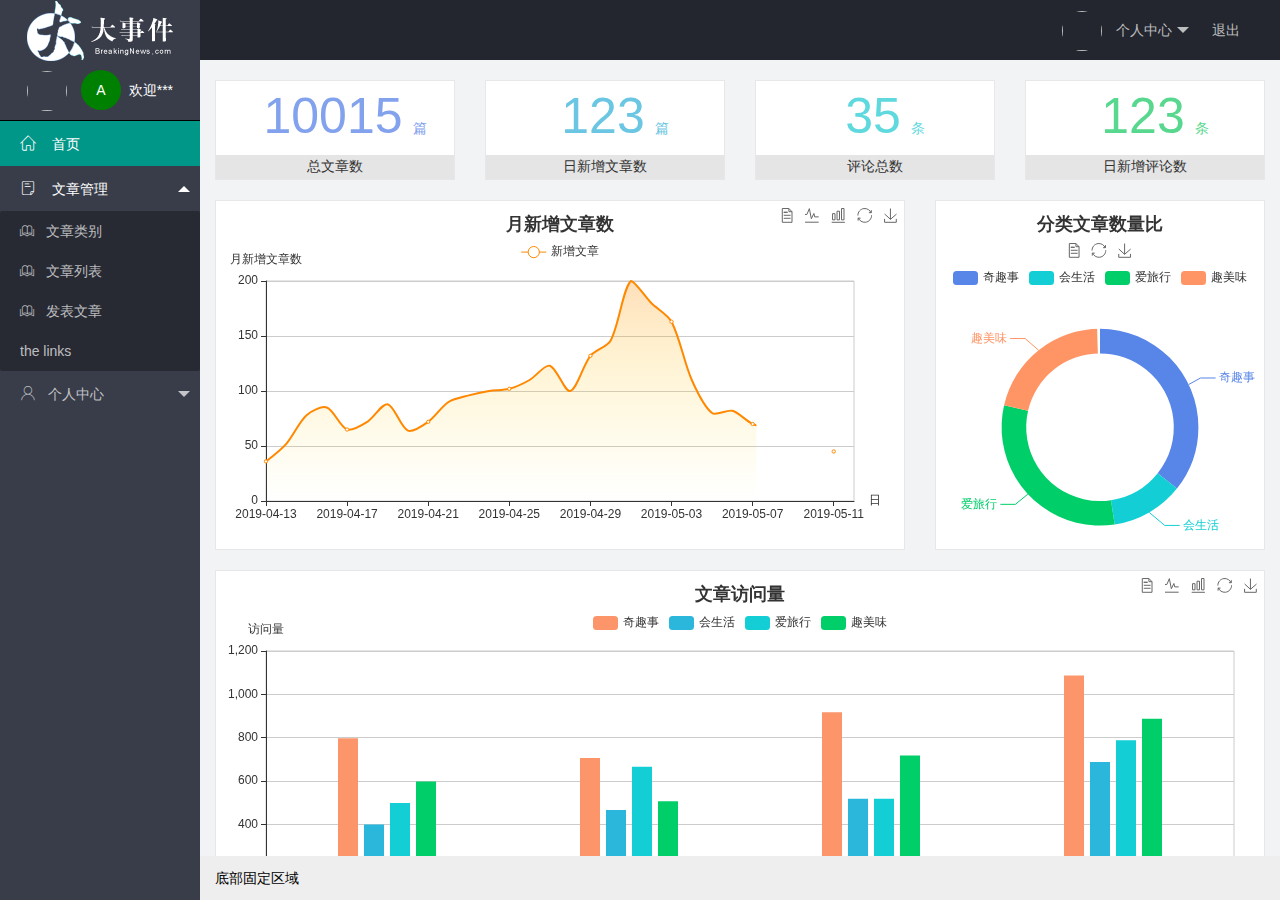
<file: index.html>
<!DOCTYPE html>
<html>

<head>
  <meta charset="utf-8">
  <meta name="viewport" content="width=device-width, initial-scale=1, maximum-scale=1">
  <title>layout 管理系统 </title>
  <!-- <meta http-equiv="Content-Security-Policy" content="upgrade-insecure-requests"> -->
  <link rel="stylesheet" href="./assets/lib/layui/css/layui.css">
  <link rel="stylesheet" href="./assets/fonts/iconfont.css">
  <link rel="stylesheet" href="./assets/css/index.css">
  <script src="./assets/js/jquery.min.js"></script>
  <script src="./assets/js/index.js"></script>
  <script src="./assets/js/baseAPI.js"></script>
</head>

<body>
  
  <div class="layui-layout layui-layout-admin">
    <div class="layui-header">
      <div class="layui-logo layui-hide-xs layui-bg-black"><img src="./assets/images/logo.png" alt=""></div>
      <!-- 头部区域（可配合layui 已有的水平导航） -->
      <ul class="layui-nav layui-layout-left">
        <!-- 移动端显示 -->
        <li class="layui-nav-item layui-show-xs-inline-block layui-hide-sm" lay-header-event="menuLeft">
          <i class="layui-icon layui-icon-spread-left"></i>
        </li>
      </ul>
      <ul class="layui-nav layui-layout-right">
        <li class="layui-nav-item layui-hide layui-show-md-inline-block">
          <a href="javascript:;">
            <img  class="layui-nav-img">
            个人中心
          </a>

          <dl class="layui-nav-child">
            <dd><a href="./user/change_avatar.html" target="fm">更换头像</a></dd>
            <dd><a href="./user/user_info.html" target="fm">用户资料</a></dd>
            <dd><a href="./user/change_pwd.html" target="fm">修改密码</a></dd>
          </dl>
        </li>
        <li class="layui-nav-item" lay-header-event="menuRight" lay-unselect>
          <a href="javascript:;" id="exit">
            退出
          </a>
        </li>
      </ul>
    </div>

    <div class="layui-side layui-bg-black">
      <div class="layui-side-scroll">
        <!-- 左侧导航区域（可配合layui已有的垂直导航） -->
        <ul class="layui-nav layui-nav-tree">
          <!-- 用户信息 -->
          
            <div class="user_info">
              <a href="javascript:;">
                <img  class="layui-nav-img">
                <span class="text_avatar">A</span>
                <span id="welcome">欢迎***</span>
              </a>
            </div>
          
          <!-- 点击跳转到另外的界面 target是fm -->
          <li class="layui-nav-item layui-this">
            <a href="./home/dashboard.html" target="fm" id="alink">
              <span class="iconfont icon-home">
              </span>&nbsp;&nbsp;&nbsp;首页</a>
          </li>

          <li class="layui-nav-item layui-nav-itemed">
            <a class="" href="javascript:;">
              <span class="iconfont icon-16">
              </span>&nbsp;&nbsp;&nbsp;文章管理
            </a>
            <dl class="layui-nav-child">
              <dd><a href="./article/art_cate.html" target="fm"><i class="layui-icon layui-icon-read"></i>&nbsp;&nbsp;&nbsp;文章类别</a></dd>
              <dd><a href="./article/art_list.html" target="fm"><i class="layui-icon layui-icon-read"></i>&nbsp;&nbsp;&nbsp;文章列表</a></dd>
              <dd><a href="./article/art_pub.html"  target="fm"><i class="layui-icon layui-icon-read"></i>&nbsp;&nbsp;&nbsp;发表文章</a></dd>
              <dd><a href="">the links</a></dd>
            </dl>
          </li>

          <li class="layui-nav-item">
            <a href="javascript:;"><span class="iconfont icon-user"></span>&nbsp;&nbsp;&nbsp;个人中心</a>
            <dl class="layui-nav-child">
              <dd><a href="./user/user_info.html" target="fm"><i class="layui-icon layui-icon-app"></i>&nbsp;&nbsp;&nbsp;基本资料</a></dd>
              <dd><a href="./user/change_avatar.html" target="fm"><i class="layui-icon layui-icon-app"></i>&nbsp;&nbsp;&nbsp;更换头像</a></dd>
              <dd><a href="./user/change_pwd.html" target="fm"><i class="layui-icon layui-icon-app"></i>&nbsp;&nbsp;&nbsp;重置密码</a></dd>
            </dl>
          </li>
        </ul>
      </div>
    </div>

    <div class="layui-body">
      <!-- 内容主体区域 -->
      <iframe src="" frameborder="0" name="fm"></iframe>
    </div>

    <div class="layui-footer">
      <!-- 底部固定区域 -->
      底部固定区域
    </div>
  </div>
  <script>$('#alink')[0].click()</script>
  <script src="./assets/lib/layui/layui.all.js"></script>


</body>

</html>
</file>
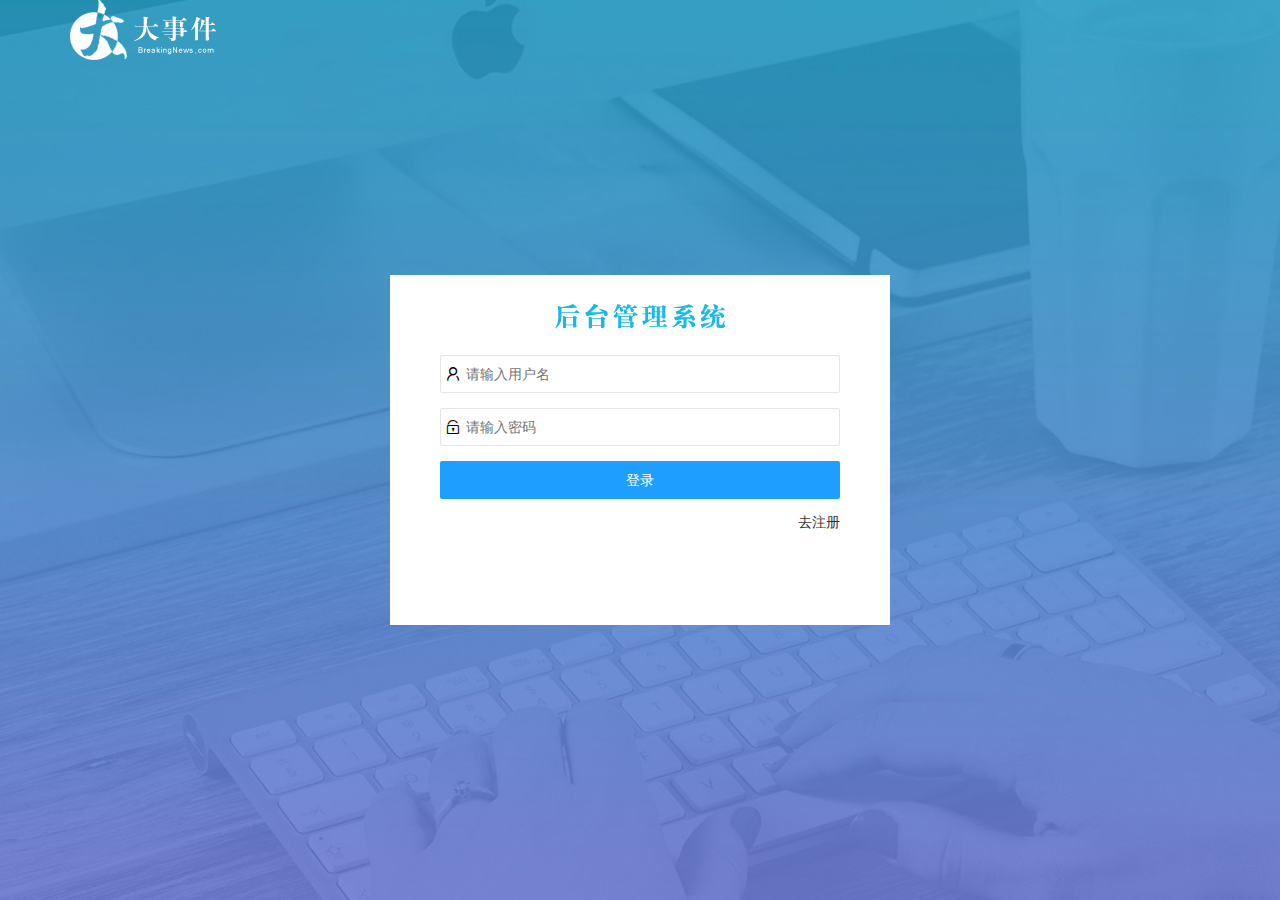
<file: login.html>
<!DOCTYPE html>
<html lang="en">

<head>
    <meta charset="UTF-8">
    <meta http-equiv="X-UA-Compatible" content="IE=edge">
    <meta name="viewport" content="width=device-width, initial-scale=1.0">
    <title>大事件——登录</title>
    <link rel="stylesheet" href="./assets/css/login.css">
    <link rel="stylesheet" href="./assets/lib/layui/css/layui.css">
</head>

<body>
    <!-- 头部logo区域 -->
    <div class="layui-main"><img src="./assets/images/logo.png" alt=""></div>

    <!-- 登录注册区域 -->
    <div class="log_reg">
        <div class="title"><img src="./assets/images/login_title.png" alt=""></div>



        <!-- 登录 -->
        <div class="login">
            <form class="layui-form" action="" id="form_login">

                <!-- 用户名 -->
                <div class="layui-form-item">
                    <i class="layui-icon layui-icon-username"></i>  
                    <input type="text" name="user_name" required lay-verify="required|username" placeholder="请输入用户名"
                        autocomplete="off" class="layui-input">
                </div>

                <!-- 密码 -->
                <div class="layui-form-item">
                    <i class="layui-icon layui-icon-password"></i> 
                    <input type="password" name="user_pwd" required lay-verify="required|pass" placeholder="请输入密码"
                        autocomplete="off" class="layui-input">
                </div>

                <!-- 登录按钮 -->
                <div class="layui-form-item ">
                    <button class="layui-btn layui-btn-fluid layui-btn-normal" lay-submit>登录</button>
                </div>
                <div class="layui-form-item links"> 
                    <a href="javascript:;" id="link_login">去注册</a>
                </div>
            </form>
           
        </div>
        <!-- 注册 -->
        <div class="reg">
            <form class="layui-form" action="" id="form_reg">

                <!-- 用户名 -->
                <div class="layui-form-item">
                    <i class="layui-icon layui-icon-username"></i>  
                    <input type="text" name="user_name" required lay-verify="required|username" placeholder="请输入用户名"
                        autocomplete="off" class="layui-input">
                </div>

                <!-- 密码 -->
                <div class="layui-form-item">
                    <i class="layui-icon layui-icon-password"></i> 
                    <input type="password" name="user_pwd" required lay-verify="required|pass" placeholder="请输入密码"
                        autocomplete="off" class="layui-input">
                </div>
                <!-- 确认密码 -->
                <div class="layui-form-item">
                    <i class="layui-icon layui-icon-password"></i> 
                    <input type="password" name="user_repwd" required lay-verify="required|pass|repwd" placeholder="请确认密码"
                        autocomplete="off" class="layui-input">
                </div>

                <!-- 登录按钮 -->
                <div class="layui-form-item ">
                    <button class="layui-btn layui-btn-fluid layui-btn-normal" lay-submit>注册</button>
                </div>
                <div class="layui-form-item links"> 
                    <a href="javascript:;" id="link_reg">去登录</a>
                </div>
            </form>
            
        </div>


    </div>



    <script src="./assets/lib/jquery.js"></script>
    <script src="./assets/js/baseAPI.js"></script>
    <script src="./assets/lib/layui/layui.all.js"></script>
    <script src="./assets/js/login.js"></script>
</body>

</html>
</file>
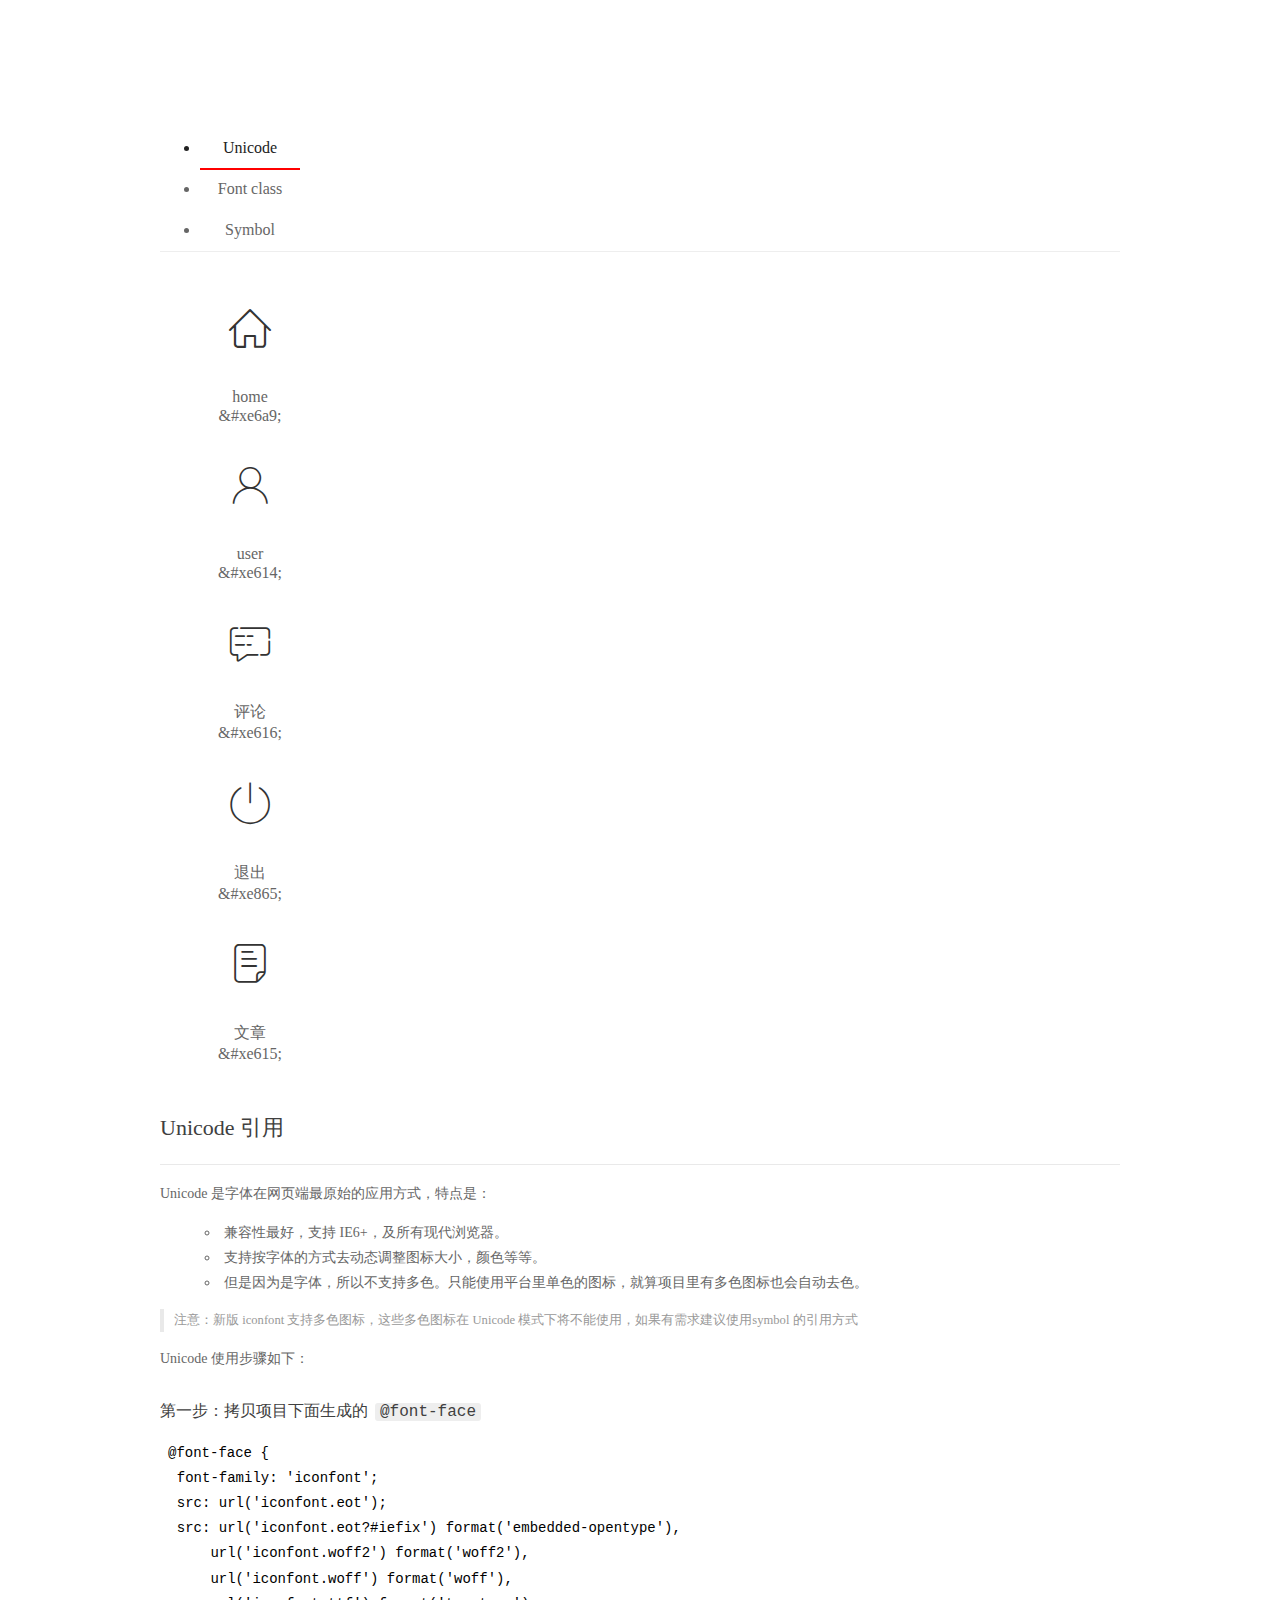
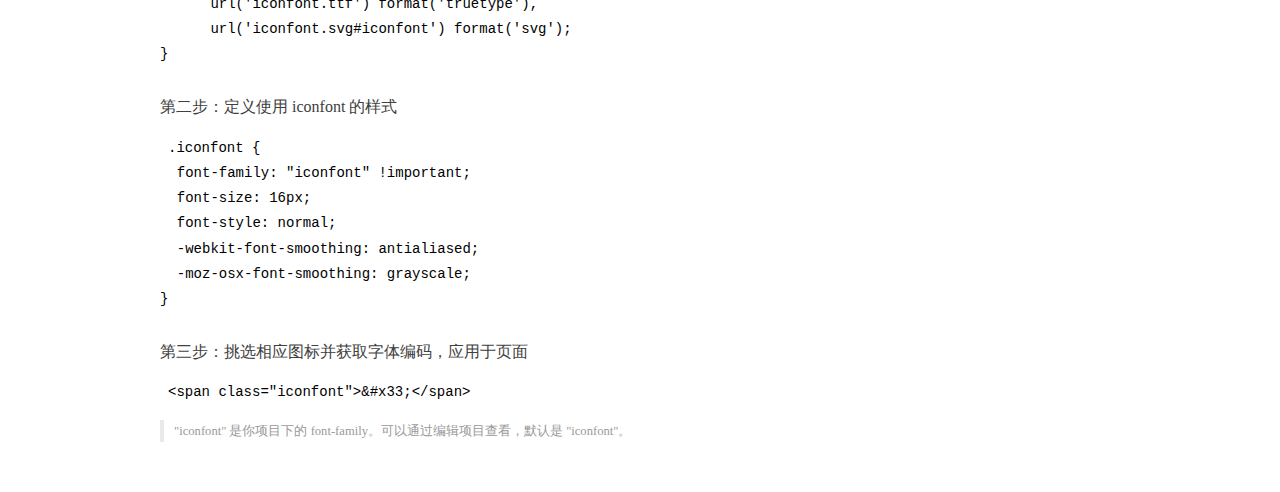
<file: fonts/demo_index.html>
<!DOCTYPE html>
<html>
<head>
  <meta charset="utf-8"/>
  <title>IconFont Demo</title>
  <link rel="shortcut icon" href="https://gtms04.alicdn.com/tps/i4/TB1_oz6GVXXXXaFXpXXJDFnIXXX-64-64.ico" type="image/x-icon"/>
  <link rel="stylesheet" href="https://g.alicdn.com/thx/cube/1.3.2/cube.min.css">
  <link rel="stylesheet" href="demo.css">
  <link rel="stylesheet" href="iconfont.css">
  <script src="iconfont.js"></script>
  <!-- jQuery -->
  <script src="https://a1.alicdn.com/oss/uploads/2018/12/26/7bfddb60-08e8-11e9-9b04-53e73bb6408b.js"></script>
  <!-- 代码高亮 -->
  <script src="https://a1.alicdn.com/oss/uploads/2018/12/26/a3f714d0-08e6-11e9-8a15-ebf944d7534c.js"></script>
</head>
<body>
  <div class="main">
    <h1 class="logo"><a href="https://www.iconfont.cn/" title="iconfont 首页" target="_blank">&#xe86b;</a></h1>
    <div class="nav-tabs">
      <ul id="tabs" class="dib-box">
        <li class="dib active"><span>Unicode</span></li>
        <li class="dib"><span>Font class</span></li>
        <li class="dib"><span>Symbol</span></li>
      </ul>
      
    </div>
    <div class="tab-container">
      <div class="content unicode" style="display: block;">
          <ul class="icon_lists dib-box">
          
            <li class="dib">
              <span class="icon iconfont">&#xe6a9;</span>
                <div class="name">home</div>
                <div class="code-name">&amp;#xe6a9;</div>
              </li>
          
            <li class="dib">
              <span class="icon iconfont">&#xe614;</span>
                <div class="name">user</div>
                <div class="code-name">&amp;#xe614;</div>
              </li>
          
            <li class="dib">
              <span class="icon iconfont">&#xe616;</span>
                <div class="name">评论</div>
                <div class="code-name">&amp;#xe616;</div>
              </li>
          
            <li class="dib">
              <span class="icon iconfont">&#xe865;</span>
                <div class="name">退出</div>
                <div class="code-name">&amp;#xe865;</div>
              </li>
          
            <li class="dib">
              <span class="icon iconfont">&#xe615;</span>
                <div class="name">文章</div>
                <div class="code-name">&amp;#xe615;</div>
              </li>
          
          </ul>
          <div class="article markdown">
          <h2 id="unicode-">Unicode 引用</h2>
          <hr>

          <p>Unicode 是字体在网页端最原始的应用方式，特点是：</p>
          <ul>
            <li>兼容性最好，支持 IE6+，及所有现代浏览器。</li>
            <li>支持按字体的方式去动态调整图标大小，颜色等等。</li>
            <li>但是因为是字体，所以不支持多色。只能使用平台里单色的图标，就算项目里有多色图标也会自动去色。</li>
          </ul>
          <blockquote>
            <p>注意：新版 iconfont 支持多色图标，这些多色图标在 Unicode 模式下将不能使用，如果有需求建议使用symbol 的引用方式</p>
          </blockquote>
          <p>Unicode 使用步骤如下：</p>
          <h3 id="-font-face">第一步：拷贝项目下面生成的 <code>@font-face</code></h3>
<pre><code class="language-css"
>@font-face {
  font-family: 'iconfont';
  src: url('iconfont.eot');
  src: url('iconfont.eot?#iefix') format('embedded-opentype'),
      url('iconfont.woff2') format('woff2'),
      url('iconfont.woff') format('woff'),
      url('iconfont.ttf') format('truetype'),
      url('iconfont.svg#iconfont') format('svg');
}
</code></pre>
          <h3 id="-iconfont-">第二步：定义使用 iconfont 的样式</h3>
<pre><code class="language-css"
>.iconfont {
  font-family: "iconfont" !important;
  font-size: 16px;
  font-style: normal;
  -webkit-font-smoothing: antialiased;
  -moz-osx-font-smoothing: grayscale;
}
</code></pre>
          <h3 id="-">第三步：挑选相应图标并获取字体编码，应用于页面</h3>
<pre>
<code class="language-html"
>&lt;span class="iconfont"&gt;&amp;#x33;&lt;/span&gt;
</code></pre>
          <blockquote>
            <p>"iconfont" 是你项目下的 font-family。可以通过编辑项目查看，默认是 "iconfont"。</p>
          </blockquote>
          </div>
      </div>
      <div class="content font-class">
        <ul class="icon_lists dib-box">
          
          <li class="dib">
            <span class="icon iconfont icon-home"></span>
            <div class="name">
              home
            </div>
            <div class="code-name">.icon-home
            </div>
          </li>
          
          <li class="dib">
            <span class="icon iconfont icon-user"></span>
            <div class="name">
              user
            </div>
            <div class="code-name">.icon-user
            </div>
          </li>
          
          <li class="dib">
            <span class="icon iconfont icon-pinglun"></span>
            <div class="name">
              评论
            </div>
            <div class="code-name">.icon-pinglun
            </div>
          </li>
          
          <li class="dib">
            <span class="icon iconfont icon-tuichu"></span>
            <div class="name">
              退出
            </div>
            <div class="code-name">.icon-tuichu
            </div>
          </li>
          
          <li class="dib">
            <span class="icon iconfont icon-16"></span>
            <div class="name">
              文章
            </div>
            <div class="code-name">.icon-16
            </div>
          </li>
          
        </ul>
        <div class="article markdown">
        <h2 id="font-class-">font-class 引用</h2>
        <hr>

        <p>font-class 是 Unicode 使用方式的一种变种，主要是解决 Unicode 书写不直观，语意不明确的问题。</p>
        <p>与 Unicode 使用方式相比，具有如下特点：</p>
        <ul>
          <li>兼容性良好，支持 IE8+，及所有现代浏览器。</li>
          <li>相比于 Unicode 语意明确，书写更直观。可以很容易分辨这个 icon 是什么。</li>
          <li>因为使用 class 来定义图标，所以当要替换图标时，只需要修改 class 里面的 Unicode 引用。</li>
          <li>不过因为本质上还是使用的字体，所以多色图标还是不支持的。</li>
        </ul>
        <p>使用步骤如下：</p>
        <h3 id="-fontclass-">第一步：引入项目下面生成的 fontclass 代码：</h3>
<pre><code class="language-html">&lt;link rel="stylesheet" href="./iconfont.css"&gt;
</code></pre>
        <h3 id="-">第二步：挑选相应图标并获取类名，应用于页面：</h3>
<pre><code class="language-html">&lt;span class="iconfont icon-xxx"&gt;&lt;/span&gt;
</code></pre>
        <blockquote>
          <p>"
            iconfont" 是你项目下的 font-family。可以通过编辑项目查看，默认是 "iconfont"。</p>
        </blockquote>
      </div>
      </div>
      <div class="content symbol">
          <ul class="icon_lists dib-box">
          
            <li class="dib">
                <svg class="icon svg-icon" aria-hidden="true">
                  <use xlink:href="#icon-home"></use>
                </svg>
                <div class="name">home</div>
                <div class="code-name">#icon-home</div>
            </li>
          
            <li class="dib">
                <svg class="icon svg-icon" aria-hidden="true">
                  <use xlink:href="#icon-user"></use>
                </svg>
                <div class="name">user</div>
                <div class="code-name">#icon-user</div>
            </li>
          
            <li class="dib">
                <svg class="icon svg-icon" aria-hidden="true">
                  <use xlink:href="#icon-pinglun"></use>
                </svg>
                <div class="name">评论</div>
                <div class="code-name">#icon-pinglun</div>
            </li>
          
            <li class="dib">
                <svg class="icon svg-icon" aria-hidden="true">
                  <use xlink:href="#icon-tuichu"></use>
                </svg>
                <div class="name">退出</div>
                <div class="code-name">#icon-tuichu</div>
            </li>
          
            <li class="dib">
                <svg class="icon svg-icon" aria-hidden="true">
                  <use xlink:href="#icon-16"></use>
                </svg>
                <div class="name">文章</div>
                <div class="code-name">#icon-16</div>
            </li>
          
          </ul>
          <div class="article markdown">
          <h2 id="symbol-">Symbol 引用</h2>
          <hr>

          <p>这是一种全新的使用方式，应该说这才是未来的主流，也是平台目前推荐的用法。相关介绍可以参考这篇<a href="">文章</a>
            这种用法其实是做了一个 SVG 的集合，与另外两种相比具有如下特点：</p>
          <ul>
            <li>支持多色图标了，不再受单色限制。</li>
            <li>通过一些技巧，支持像字体那样，通过 <code>font-size</code>, <code>color</code> 来调整样式。</li>
            <li>兼容性较差，支持 IE9+，及现代浏览器。</li>
            <li>浏览器渲染 SVG 的性能一般，还不如 png。</li>
          </ul>
          <p>使用步骤如下：</p>
          <h3 id="-symbol-">第一步：引入项目下面生成的 symbol 代码：</h3>
<pre><code class="language-html">&lt;script src="./iconfont.js"&gt;&lt;/script&gt;
</code></pre>
          <h3 id="-css-">第二步：加入通用 CSS 代码（引入一次就行）：</h3>
<pre><code class="language-html">&lt;style&gt;
.icon {
  width: 1em;
  height: 1em;
  vertical-align: -0.15em;
  fill: currentColor;
  overflow: hidden;
}
&lt;/style&gt;
</code></pre>
          <h3 id="-">第三步：挑选相应图标并获取类名，应用于页面：</h3>
<pre><code class="language-html">&lt;svg class="icon" aria-hidden="true"&gt;
  &lt;use xlink:href="#icon-xxx"&gt;&lt;/use&gt;
&lt;/svg&gt;
</code></pre>
          </div>
      </div>

    </div>
  </div>
  <script>
  $(document).ready(function () {
      $('.tab-container .content:first').show()

      $('#tabs li').click(function (e) {
        var tabContent = $('.tab-container .content')
        var index = $(this).index()

        if ($(this).hasClass('active')) {
          return
        } else {
          $('#tabs li').removeClass('active')
          $(this).addClass('active')

          tabContent.hide().eq(index).fadeIn()
        }
      })
    })
  </script>
</body>
</html>
</file>
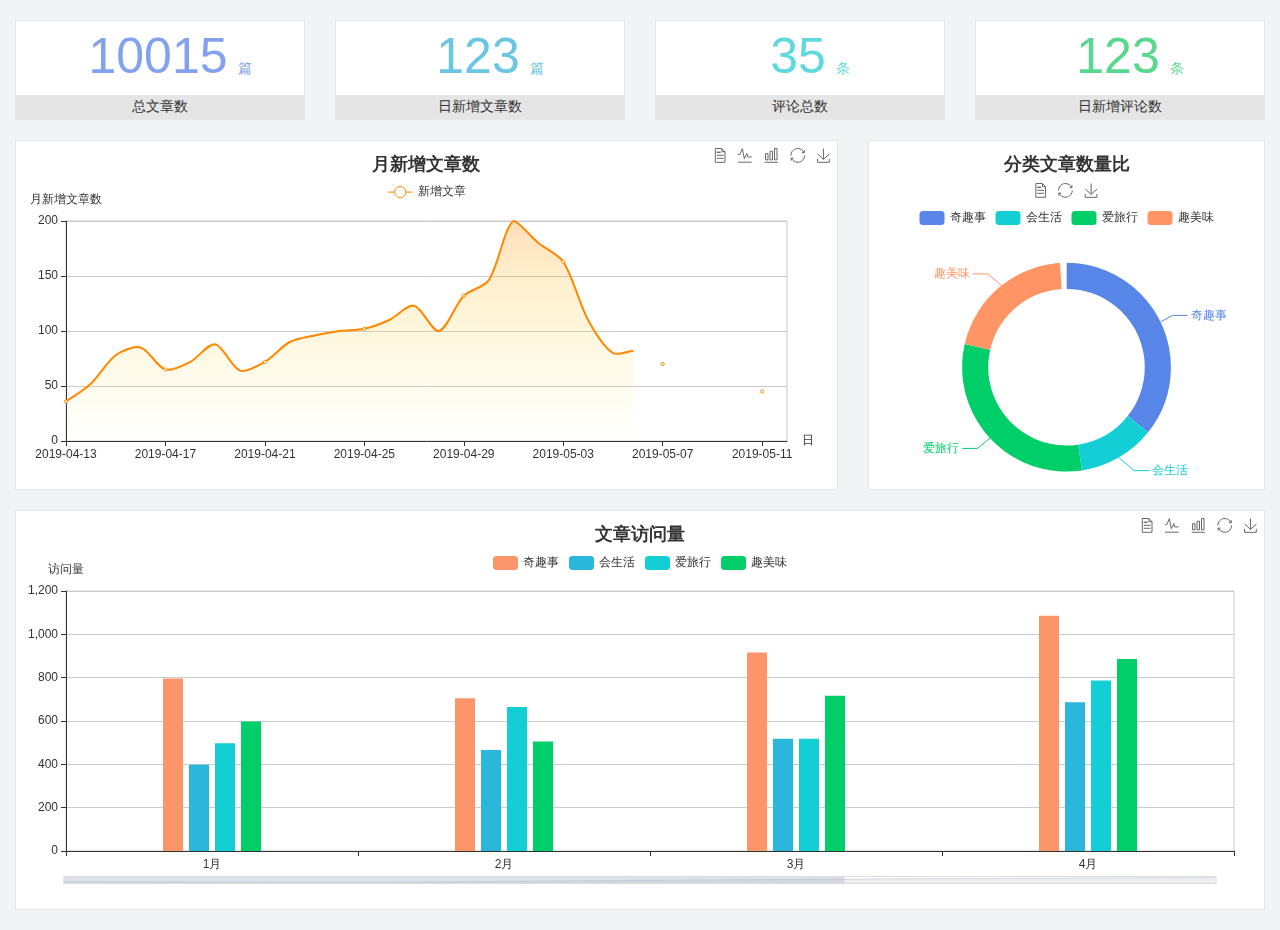
<file: home/dashboard.html>
<!DOCTYPE html>
<html lang="en">

<head>
  <meta charset="UTF-8">
  <meta name="viewport" content="width=device-width, initial-scale=1.0">
  <meta http-equiv="X-UA-Compatible" content="ie=edge">
  <title>图表统计</title>
  <link rel="stylesheet" href="../assets/lib/bootstrap.css" />
  <link rel="stylesheet" href="../assets/lib/main.css" />
  <script src="../assets/lib/jquery.js"></script>
  <script type="text/javascript" src="../assets/lib/echarts.min.js"></script>
</head>

<body>
  <div class="container-fluid">
    <div class="row spannel_list">
      <div class="col-sm-3 col-xs-6">
        <div class="spannel">
          <em>10015</em><span>篇</span>
          <b>总文章数</b>
        </div>
      </div>
      <div class="col-sm-3 col-xs-6">
        <div class="spannel scolor01">
          <em>123</em><span>篇</span>
          <b>日新增文章数</b>
        </div>
      </div>
      <div class="col-sm-3 col-xs-6">
        <div class="spannel scolor02">
          <em>35</em><span>条</span>
          <b>评论总数</b>
        </div>
      </div>
      <div class="col-sm-3 col-xs-6">
        <div class="spannel scolor03">
          <em>123</em><span>条</span>
          <b>日新增评论数</b>
        </div>
      </div>
    </div>
  </div>

  <div class="container-fluid">
    <div class="row curve-pie">
      <div class="col-lg-8 col-md-8">
        <div class="gragh_pannel" id="curve_show"></div>
      </div>
      <div class="col-lg-4 col-md-4">
        <div class="gragh_pannel" id="pie_show"></div>
      </div>
    </div>
  </div>

  <div class="container-fluid">
    <div class="column_pannel" id="column_show"></div>
  </div>

  <script>
    var oChart = echarts.init(document.getElementById('curve_show'));
    var aList_all = [
      { 'count': 36, 'date': '2019-04-13' },
      { 'count': 52, 'date': '2019-04-14' },
      { 'count': 78, 'date': '2019-04-15' },
      { 'count': 85, 'date': '2019-04-16' },
      { 'count': 65, 'date': '2019-04-17' },
      { 'count': 72, 'date': '2019-04-18' },
      { 'count': 88, 'date': '2019-04-19' },
      { 'count': 64, 'date': '2019-04-20' },
      { 'count': 72, 'date': '2019-04-21' },
      { 'count': 90, 'date': '2019-04-22' },
      { 'count': 96, 'date': '2019-04-23' },
      { 'count': 100, 'date': '2019-04-24' },
      { 'count': 102, 'date': '2019-04-25' },
      { 'count': 110, 'date': '2019-04-26' },
      { 'count': 123, 'date': '2019-04-27' },
      { 'count': 100, 'date': '2019-04-28' },
      { 'count': 132, 'date': '2019-04-29' },
      { 'count': 146, 'date': '2019-04-30' },
      { 'count': 200, 'date': '2019-05-01' },
      { 'count': 180, 'date': '2019-05-02' },
      { 'count': 163, 'date': '2019-05-03' },
      { 'count': 110, 'date': '2019-05-04' },
      { 'count': 80, 'date': '2019-05-05' },
      { 'count': 82, 'date': '2019-05-06' },
      { 'count': 70, 'date': '2019-05-07' },
      { 'count': 65, 'date': '2019-05-08' },
      { 'count': 54, 'date': '2019-05-09' },
      { 'count': 40, 'date': '2019-05-10' },
      { 'count': 45, 'date': '2019-05-11' },
      { 'count': 38, 'date': '2019-05-12' },
    ];

    let aCount = [];
    let aDate = [];

    for (var i = 0; i < aList_all.length; i++) {
      aCount.push(aList_all[i].count);
      aDate.push(aList_all[i].date);
    }

    var chartopt = {
      title: {
        text: '月新增文章数',
        left: 'center',
        top: '10'
      },
      tooltip: {
        trigger: 'axis'
      },
      legend: {
        data: ['新增文章'],
        top: '40'
      },
      toolbox: {
        show: true,
        feature: {
          mark: { show: true },
          dataView: { show: true, readOnly: false },
          magicType: { show: true, type: ['line', 'bar'] },
          restore: { show: true },
          saveAsImage: { show: true }
        }
      },
      calculable: true,
      xAxis: [
        {
          name: '日',
          type: 'category',
          boundaryGap: false,
          data: aDate
        }
      ],
      yAxis: [
        {
          name: '月新增文章数',
          type: 'value'
        }
      ],
      series: [
        {
          name: '新增文章',
          type: 'line',
          smooth: true,
          itemStyle: { normal: { areaStyle: { type: 'default' }, color: '#f80' }, lineStyle: { color: '#f80' } },
          data: aCount
        }],
      areaStyle: {
        normal: {
          color: new echarts.graphic.LinearGradient(0, 0, 0, 1, [{
            offset: 0,
            color: 'rgba(255,136,0,0.39)'
          }, {
            offset: .34,
            color: 'rgba(255,180,0,0.25)'
          }, {
            offset: 1,
            color: 'rgba(255,222,0,0.00)'
          }])

        }
      },
      grid: {
        show: true,
        x: 50,
        x2: 50,
        y: 80,
        height: 220
      }
    };

    oChart.setOption(chartopt);


    var oPie = echarts.init(document.getElementById('pie_show'));
    var oPieopt =
    {
      title: {
        top: 10,
        text: '分类文章数量比',
        x: 'center'
      },
      tooltip: {
        trigger: 'item',
        formatter: "{a} <br/>{b} : {c} ({d}%)"
      },
      color: ['#5885e8', '#13cfd5', '#00ce68', '#ff9565'],
      legend: {
        x: 'center',
        top: 65,
        data: ['奇趣事', '会生活', '爱旅行', '趣美味']
      },
      toolbox: {
        show: true,
        x: 'center',
        top: 35,
        feature: {
          mark: { show: true },
          dataView: { show: true, readOnly: false },
          magicType: {
            show: true,
            type: ['pie', 'funnel'],
            option: {
              funnel: {
                x: '25%',
                width: '50%',
                funnelAlign: 'left',
                max: 1548
              }
            }
          },
          restore: { show: true },
          saveAsImage: { show: true }
        }
      },
      calculable: true,
      series: [
        {
          name: '访问来源',
          type: 'pie',
          radius: ['45%', '60%'],
          center: ['50%', '65%'],
          data: [
            { value: 300, name: '奇趣事' },
            { value: 100, name: '会生活' },
            { value: 260, name: '爱旅行' },
            { value: 180, name: '趣美味' }
          ]
        }
      ]
    };
    oPie.setOption(oPieopt);



    var oColumn = this.echarts.init(document.getElementById('column_show'));
    var oColumnopt =
    {
      title: {
        text: '文章访问量',
        left: 'center',
        top: '10'
      },
      tooltip: {
        trigger: 'axis'
      },
      legend: {
        data: ['奇趣事', '会生活', '爱旅行', '趣美味'],
        top: '40'
      },
      toolbox: {
        show: true,
        feature: {
          mark: { show: true },
          dataView: { show: true, readOnly: false },
          magicType: { show: true, type: ['line', 'bar'] },
          restore: { show: true },
          saveAsImage: { show: true }
        }
      },
      calculable: true,
      xAxis: [
        {
          type: 'category',
          data: ['1月', '2月', '3月', '4月', '5月']
        }
      ],
      yAxis: [
        {
          name: '访问量',
          type: 'value'
        }
      ],
      series: [
        {
          name: '奇趣事',
          type: 'bar',
          barWidth: 20,
          itemStyle: {
            normal: { areaStyle: { type: 'default' }, color: '#fd956a' }
          },
          data: [800, 708, 920, 1090, 1200]
        },
        {
          name: '会生活',
          type: 'bar',
          barWidth: 20,
          itemStyle: {
            normal: { areaStyle: { type: 'default' }, color: '#2bb6db' }
          },
          data: [400, 468, 520, 690, 800]
        },
        {
          name: '爱旅行',
          type: 'bar',
          barWidth: 20,
          itemStyle: {
            normal: { areaStyle: { type: 'default' }, color: '#13cfd5' }
          },
          data: [500, 668, 520, 790, 900]
        },
        {
          name: '趣美味',
          type: 'bar',
          barWidth: 20,
          itemStyle: {
            normal: { areaStyle: { type: 'default' }, color: '#00ce68' }
          },
          data: [600, 508, 720, 890, 1000]
        }
      ],
      grid: {
        show: true,
        x: 50,
        x2: 30,
        y: 80,
        height: 260
      },
      dataZoom: [//给x轴设置滚动条
        {
          start: 0,//默认为0
          end: 100 - 1000 / 31,//默认为100
          type: 'slider',
          show: true,
          xAxisIndex: [0],
          handleSize: 0,//滑动条的 左右2个滑动条的大小
          height: 8,//组件高度
          left: 45, //左边的距离
          right: 50,//右边的距离
          bottom: 26,//右边的距离
          handleColor: '#ddd',//h滑动图标的颜色
          handleStyle: {
            borderColor: "#cacaca",
            borderWidth: "1",
            shadowBlur: 2,
            background: "#ddd",
            shadowColor: "#ddd",
          }
        }]
    };
    oColumn.setOption(oColumnopt);
  </script>
</body>

</html>
</file>
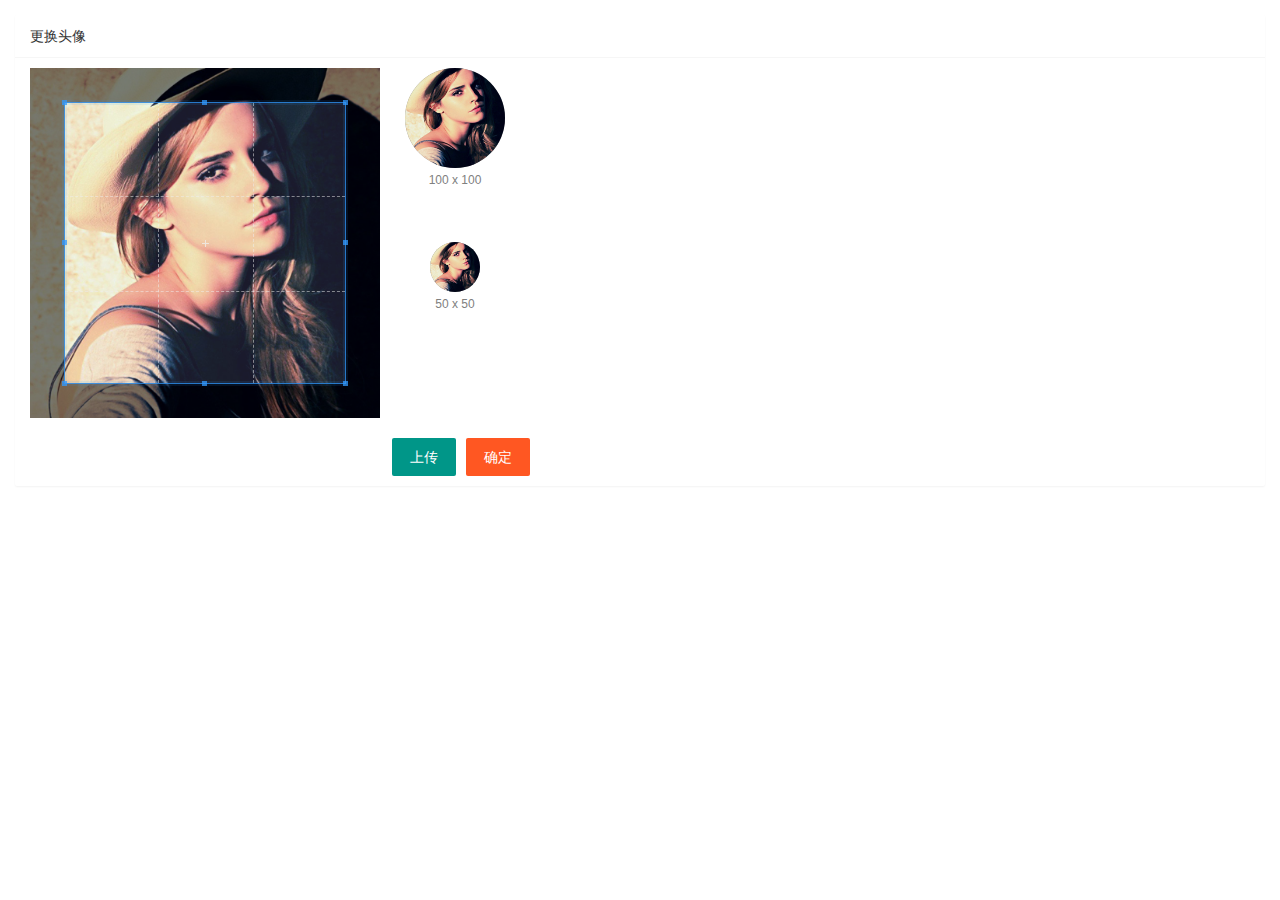
<file: user/change_avatar.html>
<!DOCTYPE html>
<html lang="en">

<head>
  <meta charset="UTF-8">
  <meta http-equiv="X-UA-Compatible" content="IE=edge">
  <meta name="viewport" content="width=device-width, initial-scale=1.0">
  <title>Document</title>
  <script src="../assets/js/jquery.min.js"></script>
  <script src="../assets/lib/cropper/Cropper.js"></script>
  <script src="../assets/lib/cropper/jquery-cropper.js"></script>
  <script src="../assets/js/user/change_avatar.js"></script>
  <script src="../assets/js/index.js"></script>

  <script src="../assets/lib/layui/layui.all.js"></script>
  <script src="../assets/js/baseAPI.js"></script>
  <script src="../assets/js/user/change_pwd.js"></script>
  <link rel="stylesheet" href="../assets/lib/cropper/cropper.css">
  
  <link rel="stylesheet" href="../assets/lib/layui/css/layui.css">
  <link rel="stylesheet" href="../assets/css/user/user_info.css">
  <link rel="stylesheet" href="../assets/css/user/change_avatar.css">
  

</head>

<body>
  <div class="layui-card">
    <div class="layui-card-header">更换头像</div>
    <div class="layui-card-body">
      <!-- 第一行的图片裁剪和预览区域 -->
      <div class="row1">
        <!-- 图片裁剪区域 -->
        <div class="cropper-box">
          <!-- 这个 img 标签很重要，将来会把它初始化为裁剪区域 -->
          <img id="image" src="../assets/images/sample.jpg" />
        </div> <!-- 图片的预览区域 -->
        <div class="preview-box">
          <div>
            <!-- 宽高为 100px 的预览区域 -->
            <div class="img-preview w100"></div>
            <p class="size">100 x 100</p> 
          </div>
          <div>
            <!-- 宽高为 50px 的预览区域 -->
            <div class="img-preview w50"></div>
            <p class="size">50 x 50</p>
          </div>
        </div>
      </div> <!-- 第二行的按钮区域 -->
      <div class="row2">
        <!-- 通过accept可以规定用户选择什么类型的文件 -->
        <input type="file" class="file" style="display: none;" accept="image/png，image/jpg">
        <button type="button" class="layui-btn" id="file_up">上传</button>
        <button type="button" class="layui-btn layui-btn-danger" id="make_sure">确定</button>
      </div>
    </div>
  </div>

</body>

</html>
</file>
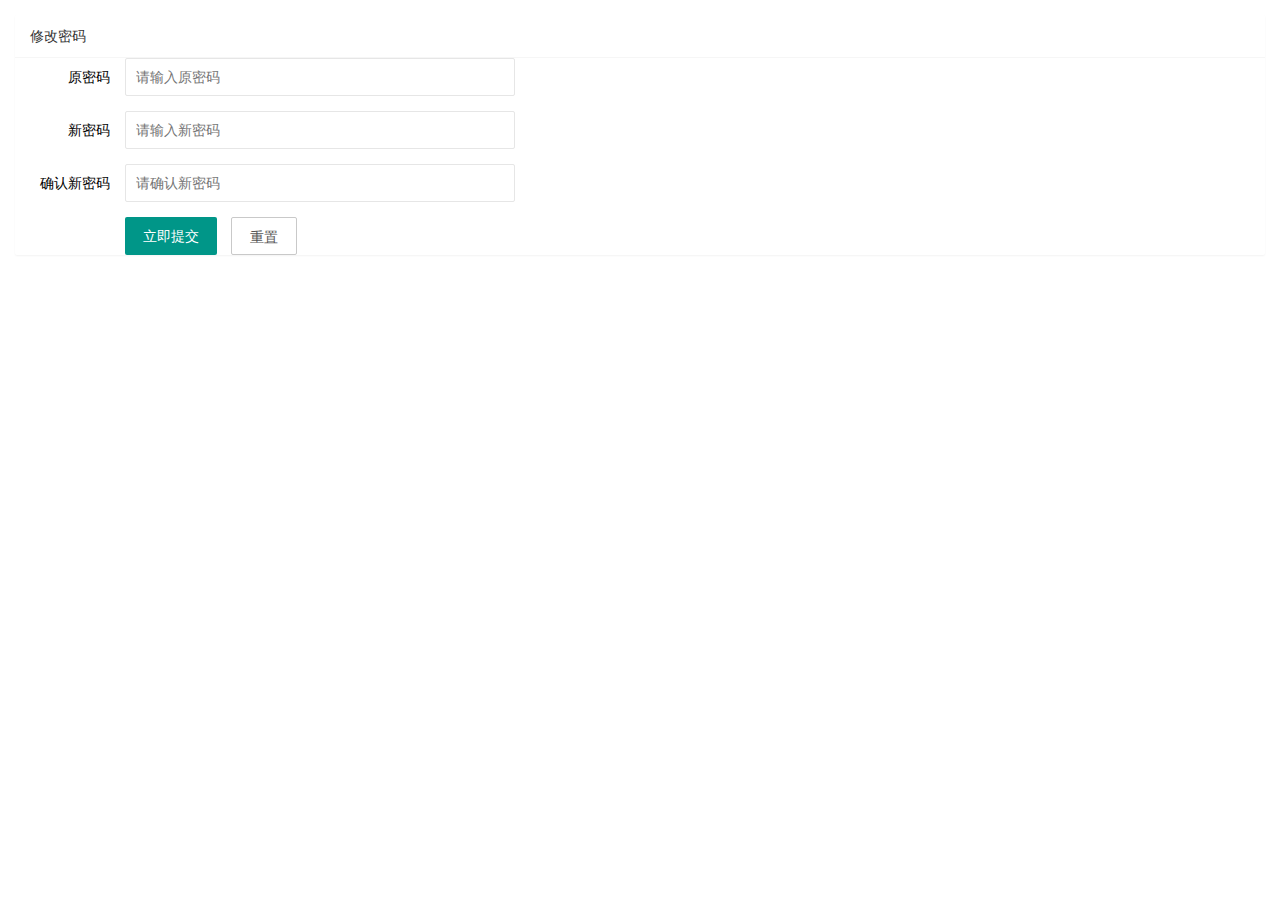
<file: user/change_pwd.html>
<!DOCTYPE html>
<html lang="en">

<head>
    <meta charset="UTF-8">
    <meta http-equiv="X-UA-Compatible" content="IE=edge">
    <meta name="viewport" content="width=device-width, initial-scale=1.0">
    <title>Document</title>
    <script src="../assets/js/jquery.min.js"></script>
    <script src="../assets/lib/layui/layui.all.js"></script>
    <script src="../assets/js/baseAPI.js"></script>
    <script src="../assets/js/user/change_pwd.js"></script>
    <link rel="stylesheet" href="../assets/lib/layui/css/layui.css">
    <link rel="stylesheet" href="../assets/css/user/user_info.css">
</head>

<body>
    <div class="layui-card">
        <div class="layui-card-header">修改密码</div>
        <form class="layui-form" action="">
            <div class="layui-form-item">
                <label class="layui-form-label">原密码</label>
                <div class="layui-input-block">
                    <input type="text" name="oldPwd" required lay-verify="required" placeholder="请输入原密码"
                        autocomplete="off" class="layui-input">
                </div>
            </div>
            <div class="layui-form-item">
                <label class="layui-form-label">新密码</label>
                <div class="layui-input-block">
                    <input type="text" name="newPwd" required lay-verify="required" placeholder="请输入新密码"
                        autocomplete="off" class="layui-input">
                </div>
            </div>
            <div class="layui-form-item">
                <label class="layui-form-label">确认新密码</label>
                <div class="layui-input-block">
                    <input type="text" name="reNewPwd" required lay-verify="required|reNewPwd" placeholder="请确认新密码"
                        autocomplete="off" class="layui-input">
                </div>
            </div>
            <div class="layui-form-item">
                <div class="layui-input-block">
                    <button class="layui-btn" lay-submit lay-filter="formDemo">立即提交</button>
                    <button type="reset" class="layui-btn layui-btn-primary">重置</button>
                </div>
            </div>
        </form>
    </div>
</body>

</html>
</file>
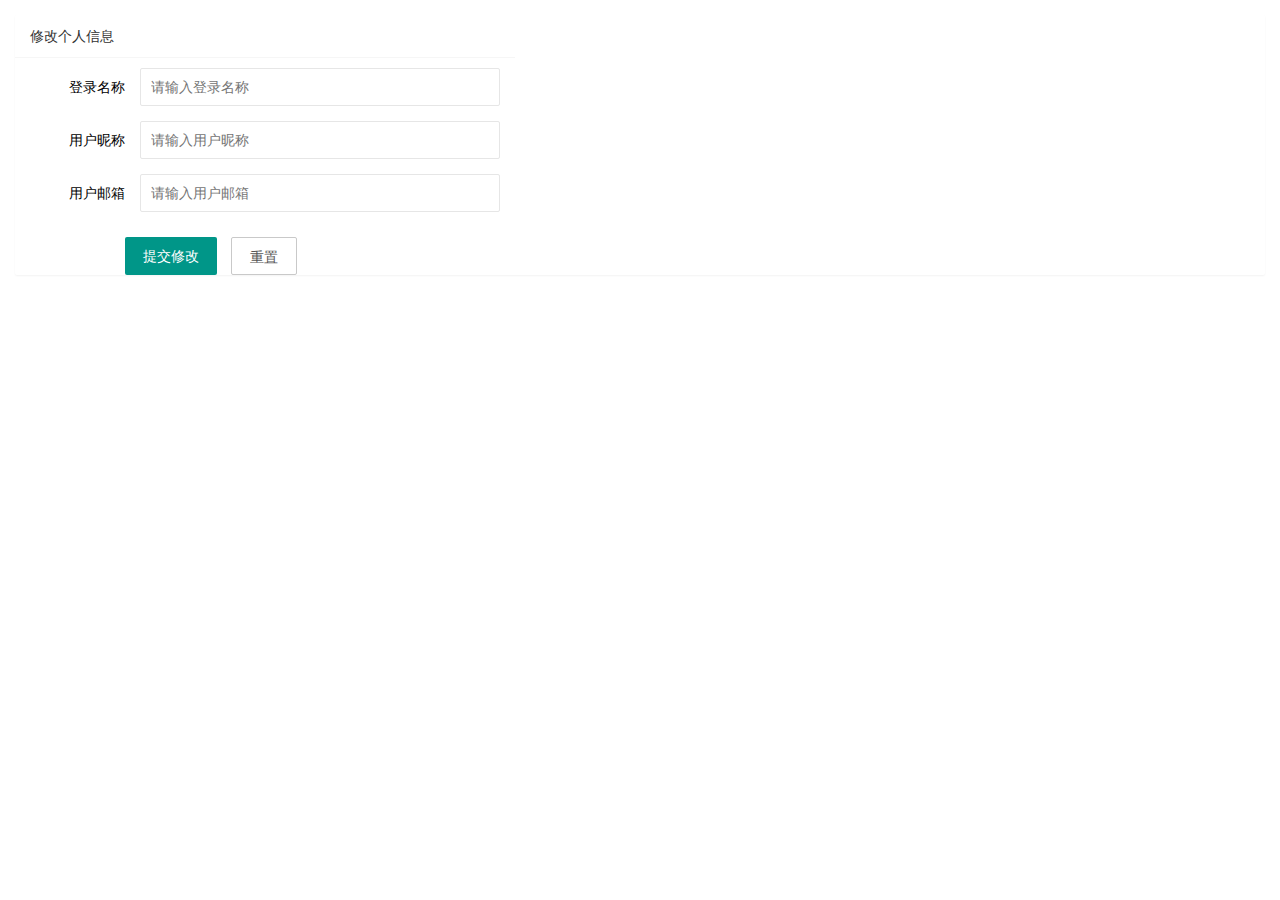
<file: user/user_info.html>
<!DOCTYPE html>
<html lang="en">

<head>
    <meta charset="UTF-8">
    <meta http-equiv="X-UA-Compatible" content="IE=edge">
    <meta name="viewport" content="width=device-width, initial-scale=1.0">
    <title>Document</title>
    <script src="../assets/js/jquery.min.js"></script>
    <script src="../assets/lib/layui/layui.all.js"></script>
    <link rel="stylesheet" href="../assets/lib/layui/css/layui.css">
    <link rel="stylesheet" href="../assets/css/user/user_info.css">


</head>

<body>
    <div class="layui-card">
        <form class="layui-form" action="" lay-filter = 'formUserInfo'>
            <div class="layui-card-header">修改个人信息</div>
            <!-- 隐藏域 -->
            <input type="hidden" name="id" value="">
            <div class="layui-card-body">
                <div class="layui-form-item">
                    <label class="layui-form-label">登录名称</label>
                    <div class="layui-input-block">
                        <input type="text" name="username" required lay-verify="" placeholder="请输入登录名称"
                            autocomplete="off" class="layui-input" readonly>
                    </div>
                </div>
                <div class="layui-form-item">
                    <label class="layui-form-label">用户昵称</label>
                    <div class="layui-input-block">
                        <input type="text" name="nickname" required lay-verify="required|nickname"
                            placeholder="请输入用户昵称" autocomplete="off" class="layui-input nick_name">
                    </div>
                </div>
                <div class="layui-form-item">
                    <label class="layui-form-label">用户邮箱</label>
                    <div class="layui-input-block">
                        <input type="text" name="email" required lay-verify="required|email" placeholder="请输入用户邮箱"
                            autocomplete="off" class="layui-input">
                    </div>
                </div>
            </div>
            <div class="layui-form-item">
                <div class="layui-input-block">
                    <button class="layui-btn" lay-submit lay-filter="formDemo">提交修改</button>
                    <button type="reset" class="layui-btn layui-btn-primary" id="btnReset">重置</button>
                </div>
            </div>
        </form>
        <script src="../assets/lib/layui/layui.all.js"></script>
        <script src="../assets/js/jquery.min.js"></script>
        <script src="../assets/js/baseAPI.js"></script>
        <script src="../assets/js/user/user_info.js"></script>
</body>

</html>
</file>
<file: assets/lib/layui/css/layui.css>
/** layui-v2.5.5 MIT License By https://www.layui.com */
 .layui-inline,img{display:inline-block;vertical-align:middle}h1,h2,h3,h4,h5,h6{font-weight:400}.layui-edge,.layui-header,.layui-inline,.layui-main{position:relative}.layui-body,.layui-edge,.layui-elip{overflow:hidden}.layui-btn,.layui-edge,.layui-inline,img{vertical-align:middle}.layui-btn,.layui-disabled,.layui-icon,.layui-unselect{-moz-user-select:none;-webkit-user-select:none;-ms-user-select:none}.layui-elip,.layui-form-checkbox span,.layui-form-pane .layui-form-label{text-overflow:ellipsis;white-space:nowrap}.layui-breadcrumb,.layui-tree-btnGroup{visibility:hidden}blockquote,body,button,dd,div,dl,dt,form,h1,h2,h3,h4,h5,h6,input,li,ol,p,pre,td,textarea,th,ul{margin:0;padding:0;-webkit-tap-highlight-color:rgba(0,0,0,0)}a:active,a:hover{outline:0}img{border:none}li{list-style:none}table{border-collapse:collapse;border-spacing:0}h4,h5,h6{font-size:100%}button,input,optgroup,option,select,textarea{font-family:inherit;font-size:inherit;font-style:inherit;font-weight:inherit;outline:0}pre{white-space:pre-wrap;white-space:-moz-pre-wrap;white-space:-pre-wrap;white-space:-o-pre-wrap;word-wrap:break-word}body{line-height:24px;font:14px Helvetica Neue,Helvetica,PingFang SC,Tahoma,Arial,sans-serif}hr{height:1px;margin:10px 0;border:0;clear:both}a{color:#333;text-decoration:none}a:hover{color:#777}a cite{font-style:normal;*cursor:pointer}.layui-border-box,.layui-border-box *{box-sizing:border-box}.layui-box,.layui-box *{box-sizing:content-box}.layui-clear{clear:both;*zoom:1}.layui-clear:after{content:'\20';clear:both;*zoom:1;display:block;height:0}.layui-inline{*display:inline;*zoom:1}.layui-edge{display:inline-block;width:0;height:0;border-width:6px;border-style:dashed;border-color:transparent}.layui-edge-top{top:-4px;border-bottom-color:#999;border-bottom-style:solid}.layui-edge-right{border-left-color:#999;border-left-style:solid}.layui-edge-bottom{top:2px;border-top-color:#999;border-top-style:solid}.layui-edge-left{border-right-color:#999;border-right-style:solid}.layui-disabled,.layui-disabled:hover{color:#d2d2d2!important;cursor:not-allowed!important}.layui-circle{border-radius:100%}.layui-show{display:block!important}.layui-hide{display:none!important}@font-face{font-family:layui-icon;src:url(../font/iconfont.eot?v=250);src:url(../font/iconfont.eot?v=250#iefix) format('embedded-opentype'),url(../font/iconfont.woff2?v=250) format('woff2'),url(../font/iconfont.woff?v=250) format('woff'),url(../font/iconfont.ttf?v=250) format('truetype'),url(../font/iconfont.svg?v=250#layui-icon) format('svg')}.layui-icon{font-family:layui-icon!important;font-size:16px;font-style:normal;-webkit-font-smoothing:antialiased;-moz-osx-font-smoothing:grayscale}.layui-icon-reply-fill:before{content:"\e611"}.layui-icon-set-fill:before{content:"\e614"}.layui-icon-menu-fill:before{content:"\e60f"}.layui-icon-search:before{content:"\e615"}.layui-icon-share:before{content:"\e641"}.layui-icon-set-sm:before{content:"\e620"}.layui-icon-engine:before{content:"\e628"}.layui-icon-close:before{content:"\1006"}.layui-icon-close-fill:before{content:"\1007"}.layui-icon-chart-screen:before{content:"\e629"}.layui-icon-star:before{content:"\e600"}.layui-icon-circle-dot:before{content:"\e617"}.layui-icon-chat:before{content:"\e606"}.layui-icon-release:before{content:"\e609"}.layui-icon-list:before{content:"\e60a"}.layui-icon-chart:before{content:"\e62c"}.layui-icon-ok-circle:before{content:"\1005"}.layui-icon-layim-theme:before{content:"\e61b"}.layui-icon-table:before{content:"\e62d"}.layui-icon-right:before{content:"\e602"}.layui-icon-left:before{content:"\e603"}.layui-icon-cart-simple:before{content:"\e698"}.layui-icon-face-cry:before{content:"\e69c"}.layui-icon-face-smile:before{content:"\e6af"}.layui-icon-survey:before{content:"\e6b2"}.layui-icon-tree:before{content:"\e62e"}.layui-icon-upload-circle:before{content:"\e62f"}.layui-icon-add-circle:before{content:"\e61f"}.layui-icon-download-circle:before{content:"\e601"}.layui-icon-templeate-1:before{content:"\e630"}.layui-icon-util:before{content:"\e631"}.layui-icon-face-surprised:before{content:"\e664"}.layui-icon-edit:before{content:"\e642"}.layui-icon-speaker:before{content:"\e645"}.layui-icon-down:before{content:"\e61a"}.layui-icon-file:before{content:"\e621"}.layui-icon-layouts:before{content:"\e632"}.layui-icon-rate-half:before{content:"\e6c9"}.layui-icon-add-circle-fine:before{content:"\e608"}.layui-icon-prev-circle:before{content:"\e633"}.layui-icon-read:before{content:"\e705"}.layui-icon-404:before{content:"\e61c"}.layui-icon-carousel:before{content:"\e634"}.layui-icon-help:before{content:"\e607"}.layui-icon-code-circle:before{content:"\e635"}.layui-icon-water:before{content:"\e636"}.layui-icon-username:before{content:"\e66f"}.layui-icon-find-fill:before{content:"\e670"}.layui-icon-about:before{content:"\e60b"}.layui-icon-location:before{content:"\e715"}.layui-icon-up:before{content:"\e619"}.layui-icon-pause:before{content:"\e651"}.layui-icon-date:before{content:"\e637"}.layui-icon-layim-uploadfile:before{content:"\e61d"}.layui-icon-delete:before{content:"\e640"}.layui-icon-play:before{content:"\e652"}.layui-icon-top:before{content:"\e604"}.layui-icon-friends:before{content:"\e612"}.layui-icon-refresh-3:before{content:"\e9aa"}.layui-icon-ok:before{content:"\e605"}.layui-icon-layer:before{content:"\e638"}.layui-icon-face-smile-fine:before{content:"\e60c"}.layui-icon-dollar:before{content:"\e659"}.layui-icon-group:before{content:"\e613"}.layui-icon-layim-download:before{content:"\e61e"}.layui-icon-picture-fine:before{content:"\e60d"}.layui-icon-link:before{content:"\e64c"}.layui-icon-diamond:before{content:"\e735"}.layui-icon-log:before{content:"\e60e"}.layui-icon-rate-solid:before{content:"\e67a"}.layui-icon-fonts-del:before{content:"\e64f"}.layui-icon-unlink:before{content:"\e64d"}.layui-icon-fonts-clear:before{content:"\e639"}.layui-icon-triangle-r:before{content:"\e623"}.layui-icon-circle:before{content:"\e63f"}.layui-icon-radio:before{content:"\e643"}.layui-icon-align-center:before{content:"\e647"}.layui-icon-align-right:before{content:"\e648"}.layui-icon-align-left:before{content:"\e649"}.layui-icon-loading-1:before{content:"\e63e"}.layui-icon-return:before{content:"\e65c"}.layui-icon-fonts-strong:before{content:"\e62b"}.layui-icon-upload:before{content:"\e67c"}.layui-icon-dialogue:before{content:"\e63a"}.layui-icon-video:before{content:"\e6ed"}.layui-icon-headset:before{content:"\e6fc"}.layui-icon-cellphone-fine:before{content:"\e63b"}.layui-icon-add-1:before{content:"\e654"}.layui-icon-face-smile-b:before{content:"\e650"}.layui-icon-fonts-html:before{content:"\e64b"}.layui-icon-form:before{content:"\e63c"}.layui-icon-cart:before{content:"\e657"}.layui-icon-camera-fill:before{content:"\e65d"}.layui-icon-tabs:before{content:"\e62a"}.layui-icon-fonts-code:before{content:"\e64e"}.layui-icon-fire:before{content:"\e756"}.layui-icon-set:before{content:"\e716"}.layui-icon-fonts-u:before{content:"\e646"}.layui-icon-triangle-d:before{content:"\e625"}.layui-icon-tips:before{content:"\e702"}.layui-icon-picture:before{content:"\e64a"}.layui-icon-more-vertical:before{content:"\e671"}.layui-icon-flag:before{content:"\e66c"}.layui-icon-loading:before{content:"\e63d"}.layui-icon-fonts-i:before{content:"\e644"}.layui-icon-refresh-1:before{content:"\e666"}.layui-icon-rmb:before{content:"\e65e"}.layui-icon-home:before{content:"\e68e"}.layui-icon-user:before{content:"\e770"}.layui-icon-notice:before{content:"\e667"}.layui-icon-login-weibo:before{content:"\e675"}.layui-icon-voice:before{content:"\e688"}.layui-icon-upload-drag:before{content:"\e681"}.layui-icon-login-qq:before{content:"\e676"}.layui-icon-snowflake:before{content:"\e6b1"}.layui-icon-file-b:before{content:"\e655"}.layui-icon-template:before{content:"\e663"}.layui-icon-auz:before{content:"\e672"}.layui-icon-console:before{content:"\e665"}.layui-icon-app:before{content:"\e653"}.layui-icon-prev:before{content:"\e65a"}.layui-icon-website:before{content:"\e7ae"}.layui-icon-next:before{content:"\e65b"}.layui-icon-component:before{content:"\e857"}.layui-icon-more:before{content:"\e65f"}.layui-icon-login-wechat:before{content:"\e677"}.layui-icon-shrink-right:before{content:"\e668"}.layui-icon-spread-left:before{content:"\e66b"}.layui-icon-camera:before{content:"\e660"}.layui-icon-note:before{content:"\e66e"}.layui-icon-refresh:before{content:"\e669"}.layui-icon-female:before{content:"\e661"}.layui-icon-male:before{content:"\e662"}.layui-icon-password:before{content:"\e673"}.layui-icon-senior:before{content:"\e674"}.layui-icon-theme:before{content:"\e66a"}.layui-icon-tread:before{content:"\e6c5"}.layui-icon-praise:before{content:"\e6c6"}.layui-icon-star-fill:before{content:"\e658"}.layui-icon-rate:before{content:"\e67b"}.layui-icon-template-1:before{content:"\e656"}.layui-icon-vercode:before{content:"\e679"}.layui-icon-cellphone:before{content:"\e678"}.layui-icon-screen-full:before{content:"\e622"}.layui-icon-screen-restore:before{content:"\e758"}.layui-icon-cols:before{content:"\e610"}.layui-icon-export:before{content:"\e67d"}.layui-icon-print:before{content:"\e66d"}.layui-icon-slider:before{content:"\e714"}.layui-icon-addition:before{content:"\e624"}.layui-icon-subtraction:before{content:"\e67e"}.layui-icon-service:before{content:"\e626"}.layui-icon-transfer:before{content:"\e691"}.layui-main{width:1140px;margin:0 auto}.layui-header{z-index:1000;height:60px}.layui-header a:hover{transition:all .5s;-webkit-transition:all .5s}.layui-side{position:fixed;left:0;top:0;bottom:0;z-index:999;width:200px;overflow-x:hidden}.layui-side-scroll{position:relative;width:220px;height:100%;overflow-x:hidden}.layui-body{position:absolute;left:200px;right:0;top:0;bottom:0;z-index:998;width:auto;overflow-y:auto;box-sizing:border-box}.layui-layout-body{overflow:hidden}.layui-layout-admin .layui-header{background-color:#23262E}.layui-layout-admin .layui-side{top:60px;width:200px;overflow-x:hidden}.layui-layout-admin .layui-body{position:fixed;top:60px;bottom:44px}.layui-layout-admin .layui-main{width:auto;margin:0 15px}.layui-layout-admin .layui-footer{position:fixed;left:200px;right:0;bottom:0;height:44px;line-height:44px;padding:0 15px;background-color:#eee}.layui-layout-admin .layui-logo{position:absolute;left:0;top:0;width:200px;height:100%;line-height:60px;text-align:center;color:#009688;font-size:16px}.layui-layout-admin .layui-header .layui-nav{background:0 0}.layui-layout-left{position:absolute!important;left:200px;top:0}.layui-layout-right{position:absolute!important;right:0;top:0}.layui-container{position:relative;margin:0 auto;padding:0 15px;box-sizing:border-box}.layui-fluid{position:relative;margin:0 auto;padding:0 15px}.layui-row:after,.layui-row:before{content:'';display:block;clear:both}.layui-col-lg1,.layui-col-lg10,.layui-col-lg11,.layui-col-lg12,.layui-col-lg2,.layui-col-lg3,.layui-col-lg4,.layui-col-lg5,.layui-col-lg6,.layui-col-lg7,.layui-col-lg8,.layui-col-lg9,.layui-col-md1,.layui-col-md10,.layui-col-md11,.layui-col-md12,.layui-col-md2,.layui-col-md3,.layui-col-md4,.layui-col-md5,.layui-col-md6,.layui-col-md7,.layui-col-md8,.layui-col-md9,.layui-col-sm1,.layui-col-sm10,.layui-col-sm11,.layui-col-sm12,.layui-col-sm2,.layui-col-sm3,.layui-col-sm4,.layui-col-sm5,.layui-col-sm6,.layui-col-sm7,.layui-col-sm8,.layui-col-sm9,.layui-col-xs1,.layui-col-xs10,.layui-col-xs11,.layui-col-xs12,.layui-col-xs2,.layui-col-xs3,.layui-col-xs4,.layui-col-xs5,.layui-col-xs6,.layui-col-xs7,.layui-col-xs8,.layui-col-xs9{position:relative;display:block;box-sizing:border-box}.layui-col-xs1,.layui-col-xs10,.layui-col-xs11,.layui-col-xs12,.layui-col-xs2,.layui-col-xs3,.layui-col-xs4,.layui-col-xs5,.layui-col-xs6,.layui-col-xs7,.layui-col-xs8,.layui-col-xs9{float:left}.layui-col-xs1{width:8.33333333%}.layui-col-xs2{width:16.66666667%}.layui-col-xs3{width:25%}.layui-col-xs4{width:33.33333333%}.layui-col-xs5{width:41.66666667%}.layui-col-xs6{width:50%}.layui-col-xs7{width:58.33333333%}.layui-col-xs8{width:66.66666667%}.layui-col-xs9{width:75%}.layui-col-xs10{width:83.33333333%}.layui-col-xs11{width:91.66666667%}.layui-col-xs12{width:100%}.layui-col-xs-offset1{margin-left:8.33333333%}.layui-col-xs-offset2{margin-left:16.66666667%}.layui-col-xs-offset3{margin-left:25%}.layui-col-xs-offset4{margin-left:33.33333333%}.layui-col-xs-offset5{margin-left:41.66666667%}.layui-col-xs-offset6{margin-left:50%}.layui-col-xs-offset7{margin-left:58.33333333%}.layui-col-xs-offset8{margin-left:66.66666667%}.layui-col-xs-offset9{margin-left:75%}.layui-col-xs-offset10{margin-left:83.33333333%}.layui-col-xs-offset11{margin-left:91.66666667%}.layui-col-xs-offset12{margin-left:100%}@media screen and (max-width:768px){.layui-hide-xs{display:none!important}.layui-show-xs-block{display:block!important}.layui-show-xs-inline{display:inline!important}.layui-show-xs-inline-block{display:inline-block!important}}@media screen and (min-width:768px){.layui-container{width:750px}.layui-hide-sm{display:none!important}.layui-show-sm-block{display:block!important}.layui-show-sm-inline{display:inline!important}.layui-show-sm-inline-block{display:inline-block!important}.layui-col-sm1,.layui-col-sm10,.layui-col-sm11,.layui-col-sm12,.layui-col-sm2,.layui-col-sm3,.layui-col-sm4,.layui-col-sm5,.layui-col-sm6,.layui-col-sm7,.layui-col-sm8,.layui-col-sm9{float:left}.layui-col-sm1{width:8.33333333%}.layui-col-sm2{width:16.66666667%}.layui-col-sm3{width:25%}.layui-col-sm4{width:33.33333333%}.layui-col-sm5{width:41.66666667%}.layui-col-sm6{width:50%}.layui-col-sm7{width:58.33333333%}.layui-col-sm8{width:66.66666667%}.layui-col-sm9{width:75%}.layui-col-sm10{width:83.33333333%}.layui-col-sm11{width:91.66666667%}.layui-col-sm12{width:100%}.layui-col-sm-offset1{margin-left:8.33333333%}.layui-col-sm-offset2{margin-left:16.66666667%}.layui-col-sm-offset3{margin-left:25%}.layui-col-sm-offset4{margin-left:33.33333333%}.layui-col-sm-offset5{margin-left:41.66666667%}.layui-col-sm-offset6{margin-left:50%}.layui-col-sm-offset7{margin-left:58.33333333%}.layui-col-sm-offset8{margin-left:66.66666667%}.layui-col-sm-offset9{margin-left:75%}.layui-col-sm-offset10{margin-left:83.33333333%}.layui-col-sm-offset11{margin-left:91.66666667%}.layui-col-sm-offset12{margin-left:100%}}@media screen and (min-width:992px){.layui-container{width:970px}.layui-hide-md{display:none!important}.layui-show-md-block{display:block!important}.layui-show-md-inline{display:inline!important}.layui-show-md-inline-block{display:inline-block!important}.layui-col-md1,.layui-col-md10,.layui-col-md11,.layui-col-md12,.layui-col-md2,.layui-col-md3,.layui-col-md4,.layui-col-md5,.layui-col-md6,.layui-col-md7,.layui-col-md8,.layui-col-md9{float:left}.layui-col-md1{width:8.33333333%}.layui-col-md2{width:16.66666667%}.layui-col-md3{width:25%}.layui-col-md4{width:33.33333333%}.layui-col-md5{width:41.66666667%}.layui-col-md6{width:50%}.layui-col-md7{width:58.33333333%}.layui-col-md8{width:66.66666667%}.layui-col-md9{width:75%}.layui-col-md10{width:83.33333333%}.layui-col-md11{width:91.66666667%}.layui-col-md12{width:100%}.layui-col-md-offset1{margin-left:8.33333333%}.layui-col-md-offset2{margin-left:16.66666667%}.layui-col-md-offset3{margin-left:25%}.layui-col-md-offset4{margin-left:33.33333333%}.layui-col-md-offset5{margin-left:41.66666667%}.layui-col-md-offset6{margin-left:50%}.layui-col-md-offset7{margin-left:58.33333333%}.layui-col-md-offset8{margin-left:66.66666667%}.layui-col-md-offset9{margin-left:75%}.layui-col-md-offset10{margin-left:83.33333333%}.layui-col-md-offset11{margin-left:91.66666667%}.layui-col-md-offset12{margin-left:100%}}@media screen and (min-width:1200px){.layui-container{width:1170px}.layui-hide-lg{display:none!important}.layui-show-lg-block{display:block!important}.layui-show-lg-inline{display:inline!important}.layui-show-lg-inline-block{display:inline-block!important}.layui-col-lg1,.layui-col-lg10,.layui-col-lg11,.layui-col-lg12,.layui-col-lg2,.layui-col-lg3,.layui-col-lg4,.layui-col-lg5,.layui-col-lg6,.layui-col-lg7,.layui-col-lg8,.layui-col-lg9{float:left}.layui-col-lg1{width:8.33333333%}.layui-col-lg2{width:16.66666667%}.layui-col-lg3{width:25%}.layui-col-lg4{width:33.33333333%}.layui-col-lg5{width:41.66666667%}.layui-col-lg6{width:50%}.layui-col-lg7{width:58.33333333%}.layui-col-lg8{width:66.66666667%}.layui-col-lg9{width:75%}.layui-col-lg10{width:83.33333333%}.layui-col-lg11{width:91.66666667%}.layui-col-lg12{width:100%}.layui-col-lg-offset1{margin-left:8.33333333%}.layui-col-lg-offset2{margin-left:16.66666667%}.layui-col-lg-offset3{margin-left:25%}.layui-col-lg-offset4{margin-left:33.33333333%}.layui-col-lg-offset5{margin-left:41.66666667%}.layui-col-lg-offset6{margin-left:50%}.layui-col-lg-offset7{margin-left:58.33333333%}.layui-col-lg-offset8{margin-left:66.66666667%}.layui-col-lg-offset9{margin-left:75%}.layui-col-lg-offset10{margin-left:83.33333333%}.layui-col-lg-offset11{margin-left:91.66666667%}.layui-col-lg-offset12{margin-left:100%}}.layui-col-space1{margin:-.5px}.layui-col-space1>*{padding:.5px}.layui-col-space3{margin:-1.5px}.layui-col-space3>*{padding:1.5px}.layui-col-space5{margin:-2.5px}.layui-col-space5>*{padding:2.5px}.layui-col-space8{margin:-3.5px}.layui-col-space8>*{padding:3.5px}.layui-col-space10{margin:-5px}.layui-col-space10>*{padding:5px}.layui-col-space12{margin:-6px}.layui-col-space12>*{padding:6px}.layui-col-space15{margin:-7.5px}.layui-col-space15>*{padding:7.5px}.layui-col-space18{margin:-9px}.layui-col-space18>*{padding:9px}.layui-col-space20{margin:-10px}.layui-col-space20>*{padding:10px}.layui-col-space22{margin:-11px}.layui-col-space22>*{padding:11px}.layui-col-space25{margin:-12.5px}.layui-col-space25>*{padding:12.5px}.layui-col-space30{margin:-15px}.layui-col-space30>*{padding:15px}.layui-btn,.layui-input,.layui-select,.layui-textarea,.layui-upload-button{outline:0;-webkit-appearance:none;transition:all .3s;-webkit-transition:all .3s;box-sizing:border-box}.layui-elem-quote{margin-bottom:10px;padding:15px;line-height:22px;border-left:5px solid #009688;border-radius:0 2px 2px 0;background-color:#f2f2f2}.layui-quote-nm{border-style:solid;border-width:1px 1px 1px 5px;background:0 0}.layui-elem-field{margin-bottom:10px;padding:0;border-width:1px;border-style:solid}.layui-elem-field legend{margin-left:20px;padding:0 10px;font-size:20px;font-weight:300}.layui-field-title{margin:10px 0 20px;border-width:1px 0 0}.layui-field-box{padding:10px 15px}.layui-field-title .layui-field-box{padding:10px 0}.layui-progress{position:relative;height:6px;border-radius:20px;background-color:#e2e2e2}.layui-progress-bar{position:absolute;left:0;top:0;width:0;max-width:100%;height:6px;border-radius:20px;text-align:right;background-color:#5FB878;transition:all .3s;-webkit-transition:all .3s}.layui-progress-big,.layui-progress-big .layui-progress-bar{height:18px;line-height:18px}.layui-progress-text{position:relative;top:-20px;line-height:18px;font-size:12px;color:#666}.layui-progress-big .layui-progress-text{position:static;padding:0 10px;color:#fff}.layui-collapse{border-width:1px;border-style:solid;border-radius:2px}.layui-colla-content,.layui-colla-item{border-top-width:1px;border-top-style:solid}.layui-colla-item:first-child{border-top:none}.layui-colla-title{position:relative;height:42px;line-height:42px;padding:0 15px 0 35px;color:#333;background-color:#f2f2f2;cursor:pointer;font-size:14px;overflow:hidden}.layui-colla-content{display:none;padding:10px 15px;line-height:22px;color:#666}.layui-colla-icon{position:absolute;left:15px;top:0;font-size:14px}.layui-card{margin-bottom:15px;border-radius:2px;background-color:#fff;box-shadow:0 1px 2px 0 rgba(0,0,0,.05)}.layui-card:last-child{margin-bottom:0}.layui-card-header{position:relative;height:42px;line-height:42px;padding:0 15px;border-bottom:1px solid #f6f6f6;color:#333;border-radius:2px 2px 0 0;font-size:14px}.layui-bg-black,.layui-bg-blue,.layui-bg-cyan,.layui-bg-green,.layui-bg-orange,.layui-bg-red{color:#fff!important}.layui-card-body{position:relative;padding:10px 15px;line-height:24px}.layui-card-body[pad15]{padding:15px}.layui-card-body[pad20]{padding:20px}.layui-card-body .layui-table{margin:5px 0}.layui-card .layui-tab{margin:0}.layui-panel-window{position:relative;padding:15px;border-radius:0;border-top:5px solid #E6E6E6;background-color:#fff}.layui-auxiliar-moving{position:fixed;left:0;right:0;top:0;bottom:0;width:100%;height:100%;background:0 0;z-index:9999999999}.layui-form-label,.layui-form-mid,.layui-form-select,.layui-input-block,.layui-input-inline,.layui-textarea{position:relative}.layui-bg-red{background-color:#FF5722!important}.layui-bg-orange{background-color:#FFB800!important}.layui-bg-green{background-color:#009688!important}.layui-bg-cyan{background-color:#2F4056!important}.layui-bg-blue{background-color:#1E9FFF!important}.layui-bg-black{background-color:#393D49!important}.layui-bg-gray{background-color:#eee!important;color:#666!important}.layui-badge-rim,.layui-colla-content,.layui-colla-item,.layui-collapse,.layui-elem-field,.layui-form-pane .layui-form-item[pane],.layui-form-pane .layui-form-label,.layui-input,.layui-layedit,.layui-layedit-tool,.layui-quote-nm,.layui-select,.layui-tab-bar,.layui-tab-card,.layui-tab-title,.layui-tab-title .layui-this:after,.layui-textarea{border-color:#e6e6e6}.layui-timeline-item:before,hr{background-color:#e6e6e6}.layui-text{line-height:22px;font-size:14px;color:#666}.layui-text h1,.layui-text h2,.layui-text h3{font-weight:500;color:#333}.layui-text h1{font-size:30px}.layui-text h2{font-size:24px}.layui-text h3{font-size:18px}.layui-text a:not(.layui-btn){color:#01AAED}.layui-text a:not(.layui-btn):hover{text-decoration:underline}.layui-text ul{padding:5px 0 5px 15px}.layui-text ul li{margin-top:5px;list-style-type:disc}.layui-text em,.layui-word-aux{color:#999!important;padding:0 5px!important}.layui-btn{display:inline-block;height:38px;line-height:38px;padding:0 18px;background-color:#009688;color:#fff;white-space:nowrap;text-align:center;font-size:14px;border:none;border-radius:2px;cursor:pointer}.layui-btn:hover{opacity:.8;filter:alpha(opacity=80);color:#fff}.layui-btn:active{opacity:1;filter:alpha(opacity=100)}.layui-btn+.layui-btn{margin-left:10px}.layui-btn-container{font-size:0}.layui-btn-container .layui-btn{margin-right:10px;margin-bottom:10px}.layui-btn-container .layui-btn+.layui-btn{margin-left:0}.layui-table .layui-btn-container .layui-btn{margin-bottom:9px}.layui-btn-radius{border-radius:100px}.layui-btn .layui-icon{margin-right:3px;font-size:18px;vertical-align:bottom;vertical-align:middle\9}.layui-btn-primary{border:1px solid #C9C9C9;background-color:#fff;color:#555}.layui-btn-primary:hover{border-color:#009688;color:#333}.layui-btn-normal{background-color:#1E9FFF}.layui-btn-warm{background-color:#FFB800}.layui-btn-danger{background-color:#FF5722}.layui-btn-checked{background-color:#5FB878}.layui-btn-disabled,.layui-btn-disabled:active,.layui-btn-disabled:hover{border:1px solid #e6e6e6;background-color:#FBFBFB;color:#C9C9C9;cursor:not-allowed;opacity:1}.layui-btn-lg{height:44px;line-height:44px;padding:0 25px;font-size:16px}.layui-btn-sm{height:30px;line-height:30px;padding:0 10px;font-size:12px}.layui-btn-sm i{font-size:16px!important}.layui-btn-xs{height:22px;line-height:22px;padding:0 5px;font-size:12px}.layui-btn-xs i{font-size:14px!important}.layui-btn-group{display:inline-block;vertical-align:middle;font-size:0}.layui-btn-group .layui-btn{margin-left:0!important;margin-right:0!important;border-left:1px solid rgba(255,255,255,.5);border-radius:0}.layui-btn-group .layui-btn-primary{border-left:none}.layui-btn-group .layui-btn-primary:hover{border-color:#C9C9C9;color:#009688}.layui-btn-group .layui-btn:first-child{border-left:none;border-radius:2px 0 0 2px}.layui-btn-group .layui-btn-primary:first-child{border-left:1px solid #c9c9c9}.layui-btn-group .layui-btn:last-child{border-radius:0 2px 2px 0}.layui-btn-group .layui-btn+.layui-btn{margin-left:0}.layui-btn-group+.layui-btn-group{margin-left:10px}.layui-btn-fluid{width:100%}.layui-input,.layui-select,.layui-textarea{height:38px;line-height:1.3;line-height:38px\9;border-width:1px;border-style:solid;background-color:#fff;border-radius:2px}.layui-input::-webkit-input-placeholder,.layui-select::-webkit-input-placeholder,.layui-textarea::-webkit-input-placeholder{line-height:1.3}.layui-input,.layui-textarea{display:block;width:100%;padding-left:10px}.layui-input:hover,.layui-textarea:hover{border-color:#D2D2D2!important}.layui-input:focus,.layui-textarea:focus{border-color:#C9C9C9!important}.layui-textarea{min-height:100px;height:auto;line-height:20px;padding:6px 10px;resize:vertical}.layui-select{padding:0 10px}.layui-form input[type=checkbox],.layui-form input[type=radio],.layui-form select{display:none}.layui-form [lay-ignore]{display:initial}.layui-form-item{margin-bottom:15px;clear:both;*zoom:1}.layui-form-item:after{content:'\20';clear:both;*zoom:1;display:block;height:0}.layui-form-label{float:left;display:block;padding:9px 15px;width:80px;font-weight:400;line-height:20px;text-align:right}.layui-form-label-col{display:block;float:none;padding:9px 0;line-height:20px;text-align:left}.layui-form-item .layui-inline{margin-bottom:5px;margin-right:10px}.layui-input-block{margin-left:110px;min-height:36px}.layui-input-inline{display:inline-block;vertical-align:middle}.layui-form-item .layui-input-inline{float:left;width:190px;margin-right:10px}.layui-form-text .layui-input-inline{width:auto}.layui-form-mid{float:left;display:block;padding:9px 0!important;line-height:20px;margin-right:10px}.layui-form-danger+.layui-form-select .layui-input,.layui-form-danger:focus{border-color:#FF5722!important}.layui-form-select .layui-input{padding-right:30px;cursor:pointer}.layui-form-select .layui-edge{position:absolute;right:10px;top:50%;margin-top:-3px;cursor:pointer;border-width:6px;border-top-color:#c2c2c2;border-top-style:solid;transition:all .3s;-webkit-transition:all .3s}.layui-form-select dl{display:none;position:absolute;left:0;top:42px;padding:5px 0;z-index:899;min-width:100%;border:1px solid #d2d2d2;max-height:300px;overflow-y:auto;background-color:#fff;border-radius:2px;box-shadow:0 2px 4px rgba(0,0,0,.12);box-sizing:border-box}.layui-form-select dl dd,.layui-form-select dl dt{padding:0 10px;line-height:36px;white-space:nowrap;overflow:hidden;text-overflow:ellipsis}.layui-form-select dl dt{font-size:12px;color:#999}.layui-form-select dl dd{cursor:pointer}.layui-form-select dl dd:hover{background-color:#f2f2f2;-webkit-transition:.5s all;transition:.5s all}.layui-form-select .layui-select-group dd{padding-left:20px}.layui-form-select dl dd.layui-select-tips{padding-left:10px!important;color:#999}.layui-form-select dl dd.layui-this{background-color:#5FB878;color:#fff}.layui-form-checkbox,.layui-form-select dl dd.layui-disabled{background-color:#fff}.layui-form-selected dl{display:block}.layui-form-checkbox,.layui-form-checkbox *,.layui-form-switch{display:inline-block;vertical-align:middle}.layui-form-selected .layui-edge{margin-top:-9px;-webkit-transform:rotate(180deg);transform:rotate(180deg);margin-top:-3px\9}:root .layui-form-selected .layui-edge{margin-top:-9px\0/IE9}.layui-form-selectup dl{top:auto;bottom:42px}.layui-select-none{margin:5px 0;text-align:center;color:#999}.layui-select-disabled .layui-disabled{border-color:#eee!important}.layui-select-disabled .layui-edge{border-top-color:#d2d2d2}.layui-form-checkbox{position:relative;height:30px;line-height:30px;margin-right:10px;padding-right:30px;cursor:pointer;font-size:0;-webkit-transition:.1s linear;transition:.1s linear;box-sizing:border-box}.layui-form-checkbox span{padding:0 10px;height:100%;font-size:14px;border-radius:2px 0 0 2px;background-color:#d2d2d2;color:#fff;overflow:hidden}.layui-form-checkbox:hover span{background-color:#c2c2c2}.layui-form-checkbox i{position:absolute;right:0;top:0;width:30px;height:28px;border:1px solid #d2d2d2;border-left:none;border-radius:0 2px 2px 0;color:#fff;font-size:20px;text-align:center}.layui-form-checkbox:hover i{border-color:#c2c2c2;color:#c2c2c2}.layui-form-checked,.layui-form-checked:hover{border-color:#5FB878}.layui-form-checked span,.layui-form-checked:hover span{background-color:#5FB878}.layui-form-checked i,.layui-form-checked:hover i{color:#5FB878}.layui-form-item .layui-form-checkbox{margin-top:4px}.layui-form-checkbox[lay-skin=primary]{height:auto!important;line-height:normal!important;min-width:18px;min-height:18px;border:none!important;margin-right:0;padding-left:28px;padding-right:0;background:0 0}.layui-form-checkbox[lay-skin=primary] span{padding-left:0;padding-right:15px;line-height:18px;background:0 0;color:#666}.layui-form-checkbox[lay-skin=primary] i{right:auto;left:0;width:16px;height:16px;line-height:16px;border:1px solid #d2d2d2;font-size:12px;border-radius:2px;background-color:#fff;-webkit-transition:.1s linear;transition:.1s linear}.layui-form-checkbox[lay-skin=primary]:hover i{border-color:#5FB878;color:#fff}.layui-form-checked[lay-skin=primary] i{border-color:#5FB878!important;background-color:#5FB878;color:#fff}.layui-checkbox-disbaled[lay-skin=primary] span{background:0 0!important;color:#c2c2c2}.layui-checkbox-disbaled[lay-skin=primary]:hover i{border-color:#d2d2d2}.layui-form-item .layui-form-checkbox[lay-skin=primary]{margin-top:10px}.layui-form-switch{position:relative;height:22px;line-height:22px;min-width:35px;padding:0 5px;margin-top:8px;border:1px solid #d2d2d2;border-radius:20px;cursor:pointer;background-color:#fff;-webkit-transition:.1s linear;transition:.1s linear}.layui-form-switch i{position:absolute;left:5px;top:3px;width:16px;height:16px;border-radius:20px;background-color:#d2d2d2;-webkit-transition:.1s linear;transition:.1s linear}.layui-form-switch em{position:relative;top:0;width:25px;margin-left:21px;padding:0!important;text-align:center!important;color:#999!important;font-style:normal!important;font-size:12px}.layui-form-onswitch{border-color:#5FB878;background-color:#5FB878}.layui-checkbox-disbaled,.layui-checkbox-disbaled i{border-color:#e2e2e2!important}.layui-form-onswitch i{left:100%;margin-left:-21px;background-color:#fff}.layui-form-onswitch em{margin-left:5px;margin-right:21px;color:#fff!important}.layui-checkbox-disbaled span{background-color:#e2e2e2!important}.layui-checkbox-disbaled:hover i{color:#fff!important}[lay-radio]{display:none}.layui-form-radio,.layui-form-radio *{display:inline-block;vertical-align:middle}.layui-form-radio{line-height:28px;margin:6px 10px 0 0;padding-right:10px;cursor:pointer;font-size:0}.layui-form-radio *{font-size:14px}.layui-form-radio>i{margin-right:8px;font-size:22px;color:#c2c2c2}.layui-form-radio>i:hover,.layui-form-radioed>i{color:#5FB878}.layui-radio-disbaled>i{color:#e2e2e2!important}.layui-form-pane .layui-form-label{width:110px;padding:8px 15px;height:38px;line-height:20px;border-width:1px;border-style:solid;border-radius:2px 0 0 2px;text-align:center;background-color:#FBFBFB;overflow:hidden;box-sizing:border-box}.layui-form-pane .layui-input-inline{margin-left:-1px}.layui-form-pane .layui-input-block{margin-left:110px;left:-1px}.layui-form-pane .layui-input{border-radius:0 2px 2px 0}.layui-form-pane .layui-form-text .layui-form-label{float:none;width:100%;border-radius:2px;box-sizing:border-box;text-align:left}.layui-form-pane .layui-form-text .layui-input-inline{display:block;margin:0;top:-1px;clear:both}.layui-form-pane .layui-form-text .layui-input-block{margin:0;left:0;top:-1px}.layui-form-pane .layui-form-text .layui-textarea{min-height:100px;border-radius:0 0 2px 2px}.layui-form-pane .layui-form-checkbox{margin:4px 0 4px 10px}.layui-form-pane .layui-form-radio,.layui-form-pane .layui-form-switch{margin-top:6px;margin-left:10px}.layui-form-pane .layui-form-item[pane]{position:relative;border-width:1px;border-style:solid}.layui-form-pane .layui-form-item[pane] .layui-form-label{position:absolute;left:0;top:0;height:100%;border-width:0 1px 0 0}.layui-form-pane .layui-form-item[pane] .layui-input-inline{margin-left:110px}@media screen and (max-width:450px){.layui-form-item .layui-form-label{text-overflow:ellipsis;overflow:hidden;white-space:nowrap}.layui-form-item .layui-inline{display:block;margin-right:0;margin-bottom:20px;clear:both}.layui-form-item .layui-inline:after{content:'\20';clear:both;display:block;height:0}.layui-form-item .layui-input-inline{display:block;float:none;left:-3px;width:auto;margin:0 0 10px 112px}.layui-form-item .layui-input-inline+.layui-form-mid{margin-left:110px;top:-5px;padding:0}.layui-form-item .layui-form-checkbox{margin-right:5px;margin-bottom:5px}}.layui-layedit{border-width:1px;border-style:solid;border-radius:2px}.layui-layedit-tool{padding:3px 5px;border-bottom-width:1px;border-bottom-style:solid;font-size:0}.layedit-tool-fixed{position:fixed;top:0;border-top:1px solid #e2e2e2}.layui-layedit-tool .layedit-tool-mid,.layui-layedit-tool .layui-icon{display:inline-block;vertical-align:middle;text-align:center;font-size:14px}.layui-layedit-tool .layui-icon{position:relative;width:32px;height:30px;line-height:30px;margin:3px 5px;color:#777;cursor:pointer;border-radius:2px}.layui-layedit-tool .layui-icon:hover{color:#393D49}.layui-layedit-tool .layui-icon:active{color:#000}.layui-layedit-tool .layedit-tool-active{background-color:#e2e2e2;color:#000}.layui-layedit-tool .layui-disabled,.layui-layedit-tool .layui-disabled:hover{color:#d2d2d2;cursor:not-allowed}.layui-layedit-tool .layedit-tool-mid{width:1px;height:18px;margin:0 10px;background-color:#d2d2d2}.layedit-tool-html{width:50px!important;font-size:30px!important}.layedit-tool-b,.layedit-tool-code,.layedit-tool-help{font-size:16px!important}.layedit-tool-d,.layedit-tool-face,.layedit-tool-image,.layedit-tool-unlink{font-size:18px!important}.layedit-tool-image input{position:absolute;font-size:0;left:0;top:0;width:100%;height:100%;opacity:.01;filter:Alpha(opacity=1);cursor:pointer}.layui-layedit-iframe iframe{display:block;width:100%}#LAY_layedit_code{overflow:hidden}.layui-laypage{display:inline-block;*display:inline;*zoom:1;vertical-align:middle;margin:10px 0;font-size:0}.layui-laypage>a:first-child,.layui-laypage>a:first-child em{border-radius:2px 0 0 2px}.layui-laypage>a:last-child,.layui-laypage>a:last-child em{border-radius:0 2px 2px 0}.layui-laypage>:first-child{margin-left:0!important}.layui-laypage>:last-child{margin-right:0!important}.layui-laypage a,.layui-laypage button,.layui-laypage input,.layui-laypage select,.layui-laypage span{border:1px solid #e2e2e2}.layui-laypage a,.layui-laypage span{display:inline-block;*display:inline;*zoom:1;vertical-align:middle;padding:0 15px;height:28px;line-height:28px;margin:0 -1px 5px 0;background-color:#fff;color:#333;font-size:12px}.layui-flow-more a *,.layui-laypage input,.layui-table-view select[lay-ignore]{display:inline-block}.layui-laypage a:hover{color:#009688}.layui-laypage em{font-style:normal}.layui-laypage .layui-laypage-spr{color:#999;font-weight:700}.layui-laypage a{text-decoration:none}.layui-laypage .layui-laypage-curr{position:relative}.layui-laypage .layui-laypage-curr em{position:relative;color:#fff}.layui-laypage .layui-laypage-curr .layui-laypage-em{position:absolute;left:-1px;top:-1px;padding:1px;width:100%;height:100%;background-color:#009688}.layui-laypage-em{border-radius:2px}.layui-laypage-next em,.layui-laypage-prev em{font-family:Sim sun;font-size:16px}.layui-laypage .layui-laypage-count,.layui-laypage .layui-laypage-limits,.layui-laypage .layui-laypage-refresh,.layui-laypage .layui-laypage-skip{margin-left:10px;margin-right:10px;padding:0;border:none}.layui-laypage .layui-laypage-limits,.layui-laypage .layui-laypage-refresh{vertical-align:top}.layui-laypage .layui-laypage-refresh i{font-size:18px;cursor:pointer}.layui-laypage select{height:22px;padding:3px;border-radius:2px;cursor:pointer}.layui-laypage .layui-laypage-skip{height:30px;line-height:30px;color:#999}.layui-laypage button,.layui-laypage input{height:30px;line-height:30px;border-radius:2px;vertical-align:top;background-color:#fff;box-sizing:border-box}.layui-laypage input{width:40px;margin:0 10px;padding:0 3px;text-align:center}.layui-laypage input:focus,.layui-laypage select:focus{border-color:#009688!important}.layui-laypage button{margin-left:10px;padding:0 10px;cursor:pointer}.layui-table,.layui-table-view{margin:10px 0}.layui-flow-more{margin:10px 0;text-align:center;color:#999;font-size:14px}.layui-flow-more a{height:32px;line-height:32px}.layui-flow-more a *{vertical-align:top}.layui-flow-more a cite{padding:0 20px;border-radius:3px;background-color:#eee;color:#333;font-style:normal}.layui-flow-more a cite:hover{opacity:.8}.layui-flow-more a i{font-size:30px;color:#737383}.layui-table{width:100%;background-color:#fff;color:#666}.layui-table tr{transition:all .3s;-webkit-transition:all .3s}.layui-table th{text-align:left;font-weight:400}.layui-table tbody tr:hover,.layui-table thead tr,.layui-table-click,.layui-table-header,.layui-table-hover,.layui-table-mend,.layui-table-patch,.layui-table-tool,.layui-table-total,.layui-table-total tr,.layui-table[lay-even] tr:nth-child(even){background-color:#f2f2f2}.layui-table td,.layui-table th,.layui-table-col-set,.layui-table-fixed-r,.layui-table-grid-down,.layui-table-header,.layui-table-page,.layui-table-tips-main,.layui-table-tool,.layui-table-total,.layui-table-view,.layui-table[lay-skin=line],.layui-table[lay-skin=row]{border-width:1px;border-style:solid;border-color:#e6e6e6}.layui-table td,.layui-table th{position:relative;padding:9px 15px;min-height:20px;line-height:20px;font-size:14px}.layui-table[lay-skin=line] td,.layui-table[lay-skin=line] th{border-width:0 0 1px}.layui-table[lay-skin=row] td,.layui-table[lay-skin=row] th{border-width:0 1px 0 0}.layui-table[lay-skin=nob] td,.layui-table[lay-skin=nob] th{border:none}.layui-table img{max-width:100px}.layui-table[lay-size=lg] td,.layui-table[lay-size=lg] th{padding:15px 30px}.layui-table-view .layui-table[lay-size=lg] .layui-table-cell{height:40px;line-height:40px}.layui-table[lay-size=sm] td,.layui-table[lay-size=sm] th{font-size:12px;padding:5px 10px}.layui-table-view .layui-table[lay-size=sm] .layui-table-cell{height:20px;line-height:20px}.layui-table[lay-data]{display:none}.layui-table-box{position:relative;overflow:hidden}.layui-table-view .layui-table{position:relative;width:auto;margin:0}.layui-table-view .layui-table[lay-skin=line]{border-width:0 1px 0 0}.layui-table-view .layui-table[lay-skin=row]{border-width:0 0 1px}.layui-table-view .layui-table td,.layui-table-view .layui-table th{padding:5px 0;border-top:none;border-left:none}.layui-table-view .layui-table th.layui-unselect .layui-table-cell span{cursor:pointer}.layui-table-view .layui-table td{cursor:default}.layui-table-view .layui-table td[data-edit=text]{cursor:text}.layui-table-view .layui-form-checkbox[lay-skin=primary] i{width:18px;height:18px}.layui-table-view .layui-form-radio{line-height:0;padding:0}.layui-table-view .layui-form-radio>i{margin:0;font-size:20px}.layui-table-init{position:absolute;left:0;top:0;width:100%;height:100%;text-align:center;z-index:110}.layui-table-init .layui-icon{position:absolute;left:50%;top:50%;margin:-15px 0 0 -15px;font-size:30px;color:#c2c2c2}.layui-table-header{border-width:0 0 1px;overflow:hidden}.layui-table-header .layui-table{margin-bottom:-1px}.layui-table-tool .layui-inline[lay-event]{position:relative;width:26px;height:26px;padding:5px;line-height:16px;margin-right:10px;text-align:center;color:#333;border:1px solid #ccc;cursor:pointer;-webkit-transition:.5s all;transition:.5s all}.layui-table-tool .layui-inline[lay-event]:hover{border:1px solid #999}.layui-table-tool-temp{padding-right:120px}.layui-table-tool-self{position:absolute;right:17px;top:10px}.layui-table-tool .layui-table-tool-self .layui-inline[lay-event]{margin:0 0 0 10px}.layui-table-tool-panel{position:absolute;top:29px;left:-1px;padding:5px 0;min-width:150px;min-height:40px;border:1px solid #d2d2d2;text-align:left;overflow-y:auto;background-color:#fff;box-shadow:0 2px 4px rgba(0,0,0,.12)}.layui-table-cell,.layui-table-tool-panel li{overflow:hidden;text-overflow:ellipsis;white-space:nowrap}.layui-table-tool-panel li{padding:0 10px;line-height:30px;-webkit-transition:.5s all;transition:.5s all}.layui-table-tool-panel li .layui-form-checkbox[lay-skin=primary]{width:100%;padding-left:28px}.layui-table-tool-panel li:hover{background-color:#f2f2f2}.layui-table-tool-panel li .layui-form-checkbox[lay-skin=primary] i{position:absolute;left:0;top:0}.layui-table-tool-panel li .layui-form-checkbox[lay-skin=primary] span{padding:0}.layui-table-tool .layui-table-tool-self .layui-table-tool-panel{left:auto;right:-1px}.layui-table-col-set{position:absolute;right:0;top:0;width:20px;height:100%;border-width:0 0 0 1px;background-color:#fff}.layui-table-sort{width:10px;height:20px;margin-left:5px;cursor:pointer!important}.layui-table-sort .layui-edge{position:absolute;left:5px;border-width:5px}.layui-table-sort .layui-table-sort-asc{top:3px;border-top:none;border-bottom-style:solid;border-bottom-color:#b2b2b2}.layui-table-sort .layui-table-sort-asc:hover{border-bottom-color:#666}.layui-table-sort .layui-table-sort-desc{bottom:5px;border-bottom:none;border-top-style:solid;border-top-color:#b2b2b2}.layui-table-sort .layui-table-sort-desc:hover{border-top-color:#666}.layui-table-sort[lay-sort=asc] .layui-table-sort-asc{border-bottom-color:#000}.layui-table-sort[lay-sort=desc] .layui-table-sort-desc{border-top-color:#000}.layui-table-cell{height:28px;line-height:28px;padding:0 15px;position:relative;box-sizing:border-box}.layui-table-cell .layui-form-checkbox[lay-skin=primary]{top:-1px;padding:0}.layui-table-cell .layui-table-link{color:#01AAED}.laytable-cell-checkbox,.laytable-cell-numbers,.laytable-cell-radio,.laytable-cell-space{padding:0;text-align:center}.layui-table-body{position:relative;overflow:auto;margin-right:-1px;margin-bottom:-1px}.layui-table-body .layui-none{line-height:26px;padding:15px;text-align:center;color:#999}.layui-table-fixed{position:absolute;left:0;top:0;z-index:101}.layui-table-fixed .layui-table-body{overflow:hidden}.layui-table-fixed-l{box-shadow:0 -1px 8px rgba(0,0,0,.08)}.layui-table-fixed-r{left:auto;right:-1px;border-width:0 0 0 1px;box-shadow:-1px 0 8px rgba(0,0,0,.08)}.layui-table-fixed-r .layui-table-header{position:relative;overflow:visible}.layui-table-mend{position:absolute;right:-49px;top:0;height:100%;width:50px}.layui-table-tool{position:relative;z-index:890;width:100%;min-height:50px;line-height:30px;padding:10px 15px;border-width:0 0 1px}.layui-table-tool .layui-btn-container{margin-bottom:-10px}.layui-table-page,.layui-table-total{border-width:1px 0 0;margin-bottom:-1px;overflow:hidden}.layui-table-page{position:relative;width:100%;padding:7px 7px 0;height:41px;font-size:12px;white-space:nowrap}.layui-table-page>div{height:26px}.layui-table-page .layui-laypage{margin:0}.layui-table-page .layui-laypage a,.layui-table-page .layui-laypage span{height:26px;line-height:26px;margin-bottom:10px;border:none;background:0 0}.layui-table-page .layui-laypage a,.layui-table-page .layui-laypage span.layui-laypage-curr{padding:0 12px}.layui-table-page .layui-laypage span{margin-left:0;padding:0}.layui-table-page .layui-laypage .layui-laypage-prev{margin-left:-7px!important}.layui-table-page .layui-laypage .layui-laypage-curr .layui-laypage-em{left:0;top:0;padding:0}.layui-table-page .layui-laypage button,.layui-table-page .layui-laypage input{height:26px;line-height:26px}.layui-table-page .layui-laypage input{width:40px}.layui-table-page .layui-laypage button{padding:0 10px}.layui-table-page select{height:18px}.layui-table-patch .layui-table-cell{padding:0;width:30px}.layui-table-edit{position:absolute;left:0;top:0;width:100%;height:100%;padding:0 14px 1px;border-radius:0;box-shadow:1px 1px 20px rgba(0,0,0,.15)}.layui-table-edit:focus{border-color:#5FB878!important}select.layui-table-edit{padding:0 0 0 10px;border-color:#C9C9C9}.layui-table-view .layui-form-checkbox,.layui-table-view .layui-form-radio,.layui-table-view .layui-form-switch{top:0;margin:0;box-sizing:content-box}.layui-table-view .layui-form-checkbox{top:-1px;height:26px;line-height:26px}.layui-table-view .layui-form-checkbox i{height:26px}.layui-table-grid .layui-table-cell{overflow:visible}.layui-table-grid-down{position:absolute;top:0;right:0;width:26px;height:100%;padding:5px 0;border-width:0 0 0 1px;text-align:center;background-color:#fff;color:#999;cursor:pointer}.layui-table-grid-down .layui-icon{position:absolute;top:50%;left:50%;margin:-8px 0 0 -8px}.layui-table-grid-down:hover{background-color:#fbfbfb}body .layui-table-tips .layui-layer-content{background:0 0;padding:0;box-shadow:0 1px 6px rgba(0,0,0,.12)}.layui-table-tips-main{margin:-44px 0 0 -1px;max-height:150px;padding:8px 15px;font-size:14px;overflow-y:scroll;background-color:#fff;color:#666}.layui-table-tips-c{position:absolute;right:-3px;top:-13px;width:20px;height:20px;padding:3px;cursor:pointer;background-color:#666;border-radius:50%;color:#fff}.layui-table-tips-c:hover{background-color:#777}.layui-table-tips-c:before{position:relative;right:-2px}.layui-upload-file{display:none!important;opacity:.01;filter:Alpha(opacity=1)}.layui-upload-drag,.layui-upload-form,.layui-upload-wrap{display:inline-block}.layui-upload-list{margin:10px 0}.layui-upload-choose{padding:0 10px;color:#999}.layui-upload-drag{position:relative;padding:30px;border:1px dashed #e2e2e2;background-color:#fff;text-align:center;cursor:pointer;color:#999}.layui-upload-drag .layui-icon{font-size:50px;color:#009688}.layui-upload-drag[lay-over]{border-color:#009688}.layui-upload-iframe{position:absolute;width:0;height:0;border:0;visibility:hidden}.layui-upload-wrap{position:relative;vertical-align:middle}.layui-upload-wrap .layui-upload-file{display:block!important;position:absolute;left:0;top:0;z-index:10;font-size:100px;width:100%;height:100%;opacity:.01;filter:Alpha(opacity=1);cursor:pointer}.layui-transfer-active,.layui-transfer-box{display:inline-block;vertical-align:middle}.layui-transfer-box,.layui-transfer-header,.layui-transfer-search{border-width:0;border-style:solid;border-color:#e6e6e6}.layui-transfer-box{position:relative;border-width:1px;width:200px;height:360px;border-radius:2px;background-color:#fff}.layui-transfer-box .layui-form-checkbox{width:100%;margin:0!important}.layui-transfer-header{height:38px;line-height:38px;padding:0 10px;border-bottom-width:1px}.layui-transfer-search{position:relative;padding:10px;border-bottom-width:1px}.layui-transfer-search .layui-input{height:32px;padding-left:30px;font-size:12px}.layui-transfer-search .layui-icon-search{position:absolute;left:20px;top:50%;margin-top:-8px;color:#666}.layui-transfer-active{margin:0 15px}.layui-transfer-active .layui-btn{display:block;margin:0;padding:0 15px;background-color:#5FB878;border-color:#5FB878;color:#fff}.layui-transfer-active .layui-btn-disabled{background-color:#FBFBFB;border-color:#e6e6e6;color:#C9C9C9}.layui-transfer-active .layui-btn:first-child{margin-bottom:15px}.layui-transfer-active .layui-btn .layui-icon{margin:0;font-size:14px!important}.layui-transfer-data{padding:5px 0;overflow:auto}.layui-transfer-data li{height:32px;line-height:32px;padding:0 10px}.layui-transfer-data li:hover{background-color:#f2f2f2;transition:.5s all}.layui-transfer-data .layui-none{padding:15px 10px;text-align:center;color:#999}.layui-nav{position:relative;padding:0 20px;background-color:#393D49;color:#fff;border-radius:2px;font-size:0;box-sizing:border-box}.layui-nav *{font-size:14px}.layui-nav .layui-nav-item{position:relative;display:inline-block;*display:inline;*zoom:1;vertical-align:middle;line-height:60px}.layui-nav .layui-nav-item a{display:block;padding:0 20px;color:#fff;color:rgba(255,255,255,.7);transition:all .3s;-webkit-transition:all .3s}.layui-nav .layui-this:after,.layui-nav-bar,.layui-nav-tree .layui-nav-itemed:after{position:absolute;left:0;top:0;width:0;height:5px;background-color:#5FB878;transition:all .2s;-webkit-transition:all .2s}.layui-nav-bar{z-index:1000}.layui-nav .layui-nav-item a:hover,.layui-nav .layui-this a{color:#fff}.layui-nav .layui-this:after{content:'';top:auto;bottom:0;width:100%}.layui-nav-img{width:30px;height:30px;margin-right:10px;border-radius:50%}.layui-nav .layui-nav-more{content:'';width:0;height:0;border-style:solid dashed dashed;border-color:#fff transparent transparent;overflow:hidden;cursor:pointer;transition:all .2s;-webkit-transition:all .2s;position:absolute;top:50%;right:3px;margin-top:-3px;border-width:6px;border-top-color:rgba(255,255,255,.7)}.layui-nav .layui-nav-mored,.layui-nav-itemed>a .layui-nav-more{margin-top:-9px;border-style:dashed dashed solid;border-color:transparent transparent #fff}.layui-nav-child{display:none;position:absolute;left:0;top:65px;min-width:100%;line-height:36px;padding:5px 0;box-shadow:0 2px 4px rgba(0,0,0,.12);border:1px solid #d2d2d2;background-color:#fff;z-index:100;border-radius:2px;white-space:nowrap}.layui-nav .layui-nav-child a{color:#333}.layui-nav .layui-nav-child a:hover{background-color:#f2f2f2;color:#000}.layui-nav-child dd{position:relative}.layui-nav .layui-nav-child dd.layui-this a,.layui-nav-child dd.layui-this{background-color:#5FB878;color:#fff}.layui-nav-child dd.layui-this:after{display:none}.layui-nav-tree{width:200px;padding:0}.layui-nav-tree .layui-nav-item{display:block;width:100%;line-height:45px}.layui-nav-tree .layui-nav-item a{position:relative;height:45px;line-height:45px;text-overflow:ellipsis;overflow:hidden;white-space:nowrap}.layui-nav-tree .layui-nav-item a:hover{background-color:#4E5465}.layui-nav-tree .layui-nav-bar{width:5px;height:0;background-color:#009688}.layui-nav-tree .layui-nav-child dd.layui-this,.layui-nav-tree .layui-nav-child dd.layui-this a,.layui-nav-tree .layui-this,.layui-nav-tree .layui-this>a,.layui-nav-tree .layui-this>a:hover{background-color:#009688;color:#fff}.layui-nav-tree .layui-this:after{display:none}.layui-nav-itemed>a,.layui-nav-tree .layui-nav-title a,.layui-nav-tree .layui-nav-title a:hover{color:#fff!important}.layui-nav-tree .layui-nav-child{position:relative;z-index:0;top:0;border:none;box-shadow:none}.layui-nav-tree .layui-nav-child a{height:40px;line-height:40px;color:#fff;color:rgba(255,255,255,.7)}.layui-nav-tree .layui-nav-child,.layui-nav-tree .layui-nav-child a:hover{background:0 0;color:#fff}.layui-nav-tree .layui-nav-more{right:10px}.layui-nav-itemed>.layui-nav-child{display:block;padding:0;background-color:rgba(0,0,0,.3)!important}.layui-nav-itemed>.layui-nav-child>.layui-this>.layui-nav-child{display:block}.layui-nav-side{position:fixed;top:0;bottom:0;left:0;overflow-x:hidden;z-index:999}.layui-bg-blue .layui-nav-bar,.layui-bg-blue .layui-nav-itemed:after,.layui-bg-blue .layui-this:after{background-color:#93D1FF}.layui-bg-blue .layui-nav-child dd.layui-this{background-color:#1E9FFF}.layui-bg-blue .layui-nav-itemed>a,.layui-nav-tree.layui-bg-blue .layui-nav-title a,.layui-nav-tree.layui-bg-blue .layui-nav-title a:hover{background-color:#007DDB!important}.layui-breadcrumb{font-size:0}.layui-breadcrumb>*{font-size:14px}.layui-breadcrumb a{color:#999!important}.layui-breadcrumb a:hover{color:#5FB878!important}.layui-breadcrumb a cite{color:#666;font-style:normal}.layui-breadcrumb span[lay-separator]{margin:0 10px;color:#999}.layui-tab{margin:10px 0;text-align:left!important}.layui-tab[overflow]>.layui-tab-title{overflow:hidden}.layui-tab-title{position:relative;left:0;height:40px;white-space:nowrap;font-size:0;border-bottom-width:1px;border-bottom-style:solid;transition:all .2s;-webkit-transition:all .2s}.layui-tab-title li{display:inline-block;*display:inline;*zoom:1;vertical-align:middle;font-size:14px;transition:all .2s;-webkit-transition:all .2s;position:relative;line-height:40px;min-width:65px;padding:0 15px;text-align:center;cursor:pointer}.layui-tab-title li a{display:block}.layui-tab-title .layui-this{color:#000}.layui-tab-title .layui-this:after{position:absolute;left:0;top:0;content:'';width:100%;height:41px;border-width:1px;border-style:solid;border-bottom-color:#fff;border-radius:2px 2px 0 0;box-sizing:border-box;pointer-events:none}.layui-tab-bar{position:absolute;right:0;top:0;z-index:10;width:30px;height:39px;line-height:39px;border-width:1px;border-style:solid;border-radius:2px;text-align:center;background-color:#fff;cursor:pointer}.layui-tab-bar .layui-icon{position:relative;display:inline-block;top:3px;transition:all .3s;-webkit-transition:all .3s}.layui-tab-item{display:none}.layui-tab-more{padding-right:30px;height:auto!important;white-space:normal!important}.layui-tab-more li.layui-this:after{border-bottom-color:#e2e2e2;border-radius:2px}.layui-tab-more .layui-tab-bar .layui-icon{top:-2px;top:3px\9;-webkit-transform:rotate(180deg);transform:rotate(180deg)}:root .layui-tab-more .layui-tab-bar .layui-icon{top:-2px\0/IE9}.layui-tab-content{padding:10px}.layui-tab-title li .layui-tab-close{position:relative;display:inline-block;width:18px;height:18px;line-height:20px;margin-left:8px;top:1px;text-align:center;font-size:14px;color:#c2c2c2;transition:all .2s;-webkit-transition:all .2s}.layui-tab-title li .layui-tab-close:hover{border-radius:2px;background-color:#FF5722;color:#fff}.layui-tab-brief>.layui-tab-title .layui-this{color:#009688}.layui-tab-brief>.layui-tab-more li.layui-this:after,.layui-tab-brief>.layui-tab-title .layui-this:after{border:none;border-radius:0;border-bottom:2px solid #5FB878}.layui-tab-brief[overflow]>.layui-tab-title .layui-this:after{top:-1px}.layui-tab-card{border-width:1px;border-style:solid;border-radius:2px;box-shadow:0 2px 5px 0 rgba(0,0,0,.1)}.layui-tab-card>.layui-tab-title{background-color:#f2f2f2}.layui-tab-card>.layui-tab-title li{margin-right:-1px;margin-left:-1px}.layui-tab-card>.layui-tab-title .layui-this{background-color:#fff}.layui-tab-card>.layui-tab-title .layui-this:after{border-top:none;border-width:1px;border-bottom-color:#fff}.layui-tab-card>.layui-tab-title .layui-tab-bar{height:40px;line-height:40px;border-radius:0;border-top:none;border-right:none}.layui-tab-card>.layui-tab-more .layui-this{background:0 0;color:#5FB878}.layui-tab-card>.layui-tab-more .layui-this:after{border:none}.layui-timeline{padding-left:5px}.layui-timeline-item{position:relative;padding-bottom:20px}.layui-timeline-axis{position:absolute;left:-5px;top:0;z-index:10;width:20px;height:20px;line-height:20px;background-color:#fff;color:#5FB878;border-radius:50%;text-align:center;cursor:pointer}.layui-timeline-axis:hover{color:#FF5722}.layui-timeline-item:before{content:'';position:absolute;left:5px;top:0;z-index:0;width:1px;height:100%}.layui-timeline-item:last-child:before{display:none}.layui-timeline-item:first-child:before{display:block}.layui-timeline-content{padding-left:25px}.layui-timeline-title{position:relative;margin-bottom:10px}.layui-badge,.layui-badge-dot,.layui-badge-rim{position:relative;display:inline-block;padding:0 6px;font-size:12px;text-align:center;background-color:#FF5722;color:#fff;border-radius:2px}.layui-badge{height:18px;line-height:18px}.layui-badge-dot{width:8px;height:8px;padding:0;border-radius:50%}.layui-badge-rim{height:18px;line-height:18px;border-width:1px;border-style:solid;background-color:#fff;color:#666}.layui-btn .layui-badge,.layui-btn .layui-badge-dot{margin-left:5px}.layui-nav .layui-badge,.layui-nav .layui-badge-dot{position:absolute;top:50%;margin:-8px 6px 0}.layui-tab-title .layui-badge,.layui-tab-title .layui-badge-dot{left:5px;top:-2px}.layui-carousel{position:relative;left:0;top:0;background-color:#f8f8f8}.layui-carousel>[carousel-item]{position:relative;width:100%;height:100%;overflow:hidden}.layui-carousel>[carousel-item]:before{position:absolute;content:'\e63d';left:50%;top:50%;width:100px;line-height:20px;margin:-10px 0 0 -50px;text-align:center;color:#c2c2c2;font-family:layui-icon!important;font-size:30px;font-style:normal;-webkit-font-smoothing:antialiased;-moz-osx-font-smoothing:grayscale}.layui-carousel>[carousel-item]>*{display:none;position:absolute;left:0;top:0;width:100%;height:100%;background-color:#f8f8f8;transition-duration:.3s;-webkit-transition-duration:.3s}.layui-carousel-updown>*{-webkit-transition:.3s ease-in-out up;transition:.3s ease-in-out up}.layui-carousel-arrow{display:none\9;opacity:0;position:absolute;left:10px;top:50%;margin-top:-18px;width:36px;height:36px;line-height:36px;text-align:center;font-size:20px;border:0;border-radius:50%;background-color:rgba(0,0,0,.2);color:#fff;-webkit-transition-duration:.3s;transition-duration:.3s;cursor:pointer}.layui-carousel-arrow[lay-type=add]{left:auto!important;right:10px}.layui-carousel:hover .layui-carousel-arrow[lay-type=add],.layui-carousel[lay-arrow=always] .layui-carousel-arrow[lay-type=add]{right:20px}.layui-carousel[lay-arrow=always] .layui-carousel-arrow{opacity:1;left:20px}.layui-carousel[lay-arrow=none] .layui-carousel-arrow{display:none}.layui-carousel-arrow:hover,.layui-carousel-ind ul:hover{background-color:rgba(0,0,0,.35)}.layui-carousel:hover .layui-carousel-arrow{display:block\9;opacity:1;left:20px}.layui-carousel-ind{position:relative;top:-35px;width:100%;line-height:0!important;text-align:center;font-size:0}.layui-carousel[lay-indicator=outside]{margin-bottom:30px}.layui-carousel[lay-indicator=outside] .layui-carousel-ind{top:10px}.layui-carousel[lay-indicator=outside] .layui-carousel-ind ul{background-color:rgba(0,0,0,.5)}.layui-carousel[lay-indicator=none] .layui-carousel-ind{display:none}.layui-carousel-ind ul{display:inline-block;padding:5px;background-color:rgba(0,0,0,.2);border-radius:10px;-webkit-transition-duration:.3s;transition-duration:.3s}.layui-carousel-ind li{display:inline-block;width:10px;height:10px;margin:0 3px;font-size:14px;background-color:#e2e2e2;background-color:rgba(255,255,255,.5);border-radius:50%;cursor:pointer;-webkit-transition-duration:.3s;transition-duration:.3s}.layui-carousel-ind li:hover{background-color:rgba(255,255,255,.7)}.layui-carousel-ind li.layui-this{background-color:#fff}.layui-carousel>[carousel-item]>.layui-carousel-next,.layui-carousel>[carousel-item]>.layui-carousel-prev,.layui-carousel>[carousel-item]>.layui-this{display:block}.layui-carousel>[carousel-item]>.layui-this{left:0}.layui-carousel>[carousel-item]>.layui-carousel-prev{left:-100%}.layui-carousel>[carousel-item]>.layui-carousel-next{left:100%}.layui-carousel>[carousel-item]>.layui-carousel-next.layui-carousel-left,.layui-carousel>[carousel-item]>.layui-carousel-prev.layui-carousel-right{left:0}.layui-carousel>[carousel-item]>.layui-this.layui-carousel-left{left:-100%}.layui-carousel>[carousel-item]>.layui-this.layui-carousel-right{left:100%}.layui-carousel[lay-anim=updown] .layui-carousel-arrow{left:50%!important;top:20px;margin:0 0 0 -18px}.layui-carousel[lay-anim=updown]>[carousel-item]>*,.layui-carousel[lay-anim=fade]>[carousel-item]>*{left:0!important}.layui-carousel[lay-anim=updown] .layui-carousel-arrow[lay-type=add]{top:auto!important;bottom:20px}.layui-carousel[lay-anim=updown] .layui-carousel-ind{position:absolute;top:50%;right:20px;width:auto;height:auto}.layui-carousel[lay-anim=updown] .layui-carousel-ind ul{padding:3px 5px}.layui-carousel[lay-anim=updown] .layui-carousel-ind li{display:block;margin:6px 0}.layui-carousel[lay-anim=updown]>[carousel-item]>.layui-this{top:0}.layui-carousel[lay-anim=updown]>[carousel-item]>.layui-carousel-prev{top:-100%}.layui-carousel[lay-anim=updown]>[carousel-item]>.layui-carousel-next{top:100%}.layui-carousel[lay-anim=updown]>[carousel-item]>.layui-carousel-next.layui-carousel-left,.layui-carousel[lay-anim=updown]>[carousel-item]>.layui-carousel-prev.layui-carousel-right{top:0}.layui-carousel[lay-anim=updown]>[carousel-item]>.layui-this.layui-carousel-left{top:-100%}.layui-carousel[lay-anim=updown]>[carousel-item]>.layui-this.layui-carousel-right{top:100%}.layui-carousel[lay-anim=fade]>[carousel-item]>.layui-carousel-next,.layui-carousel[lay-anim=fade]>[carousel-item]>.layui-carousel-prev{opacity:0}.layui-carousel[lay-anim=fade]>[carousel-item]>.layui-carousel-next.layui-carousel-left,.layui-carousel[lay-anim=fade]>[carousel-item]>.layui-carousel-prev.layui-carousel-right{opacity:1}.layui-carousel[lay-anim=fade]>[carousel-item]>.layui-this.layui-carousel-left,.layui-carousel[lay-anim=fade]>[carousel-item]>.layui-this.layui-carousel-right{opacity:0}.layui-fixbar{position:fixed;right:15px;bottom:15px;z-index:999999}.layui-fixbar li{width:50px;height:50px;line-height:50px;margin-bottom:1px;text-align:center;cursor:pointer;font-size:30px;background-color:#9F9F9F;color:#fff;border-radius:2px;opacity:.95}.layui-fixbar li:hover{opacity:.85}.layui-fixbar li:active{opacity:1}.layui-fixbar .layui-fixbar-top{display:none;font-size:40px}body .layui-util-face{border:none;background:0 0}body .layui-util-face .layui-layer-content{padding:0;background-color:#fff;color:#666;box-shadow:none}.layui-util-face .layui-layer-TipsG{display:none}.layui-util-face ul{position:relative;width:372px;padding:10px;border:1px solid #D9D9D9;background-color:#fff;box-shadow:0 0 20px rgba(0,0,0,.2)}.layui-util-face ul li{cursor:pointer;float:left;border:1px solid #e8e8e8;height:22px;width:26px;overflow:hidden;margin:-1px 0 0 -1px;padding:4px 2px;text-align:center}.layui-util-face ul li:hover{position:relative;z-index:2;border:1px solid #eb7350;background:#fff9ec}.layui-code{position:relative;margin:10px 0;padding:15px;line-height:20px;border:1px solid #ddd;border-left-width:6px;background-color:#F2F2F2;color:#333;font-family:Courier New;font-size:12px}.layui-rate,.layui-rate *{display:inline-block;vertical-align:middle}.layui-rate{padding:10px 5px 10px 0;font-size:0}.layui-rate li i.layui-icon{font-size:20px;color:#FFB800;margin-right:5px;transition:all .3s;-webkit-transition:all .3s}.layui-rate li i:hover{cursor:pointer;transform:scale(1.12);-webkit-transform:scale(1.12)}.layui-rate[readonly] li i:hover{cursor:default;transform:scale(1)}.layui-colorpicker{width:26px;height:26px;border:1px solid #e6e6e6;padding:5px;border-radius:2px;line-height:24px;display:inline-block;cursor:pointer;transition:all .3s;-webkit-transition:all .3s}.layui-colorpicker:hover{border-color:#d2d2d2}.layui-colorpicker.layui-colorpicker-lg{width:34px;height:34px;line-height:32px}.layui-colorpicker.layui-colorpicker-sm{width:24px;height:24px;line-height:22px}.layui-colorpicker.layui-colorpicker-xs{width:22px;height:22px;line-height:20px}.layui-colorpicker-trigger-bgcolor{display:block;background:url([data-uri]);border-radius:2px}.layui-colorpicker-trigger-span{display:block;height:100%;box-sizing:border-box;border:1px solid rgba(0,0,0,.15);border-radius:2px;text-align:center}.layui-colorpicker-trigger-i{display:inline-block;color:#FFF;font-size:12px}.layui-colorpicker-trigger-i.layui-icon-close{color:#999}.layui-colorpicker-main{position:absolute;z-index:66666666;width:280px;padding:7px;background:#FFF;border:1px solid #d2d2d2;border-radius:2px;box-shadow:0 2px 4px rgba(0,0,0,.12)}.layui-colorpicker-main-wrapper{height:180px;position:relative}.layui-colorpicker-basis{width:260px;height:100%;position:relative}.layui-colorpicker-basis-white{width:100%;height:100%;position:absolute;top:0;left:0;background:linear-gradient(90deg,#FFF,hsla(0,0%,100%,0))}.layui-colorpicker-basis-black{width:100%;height:100%;position:absolute;top:0;left:0;background:linear-gradient(0deg,#000,transparent)}.layui-colorpicker-basis-cursor{width:10px;height:10px;border:1px solid #FFF;border-radius:50%;position:absolute;top:-3px;right:-3px;cursor:pointer}.layui-colorpicker-side{position:absolute;top:0;right:0;width:12px;height:100%;background:linear-gradient(red,#FF0,#0F0,#0FF,#00F,#F0F,red)}.layui-colorpicker-side-slider{width:100%;height:5px;box-shadow:0 0 1px #888;box-sizing:border-box;background:#FFF;border-radius:1px;border:1px solid #f0f0f0;cursor:pointer;position:absolute;left:0}.layui-colorpicker-main-alpha{display:none;height:12px;margin-top:7px;background:url([data-uri])}.layui-colorpicker-alpha-bgcolor{height:100%;position:relative}.layui-colorpicker-alpha-slider{width:5px;height:100%;box-shadow:0 0 1px #888;box-sizing:border-box;background:#FFF;border-radius:1px;border:1px solid #f0f0f0;cursor:pointer;position:absolute;top:0}.layui-colorpicker-main-pre{padding-top:7px;font-size:0}.layui-colorpicker-pre{width:20px;height:20px;border-radius:2px;display:inline-block;margin-left:6px;margin-bottom:7px;cursor:pointer}.layui-colorpicker-pre:nth-child(11n+1){margin-left:0}.layui-colorpicker-pre-isalpha{background:url([data-uri])}.layui-colorpicker-pre.layui-this{box-shadow:0 0 3px 2px rgba(0,0,0,.15)}.layui-colorpicker-pre>div{height:100%;border-radius:2px}.layui-colorpicker-main-input{text-align:right;padding-top:7px}.layui-colorpicker-main-input .layui-btn-container .layui-btn{margin:0 0 0 10px}.layui-colorpicker-main-input div.layui-inline{float:left;margin-right:10px;font-size:14px}.layui-colorpicker-main-input input.layui-input{width:150px;height:30px;color:#666}.layui-slider{height:4px;background:#e2e2e2;border-radius:3px;position:relative;cursor:pointer}.layui-slider-bar{border-radius:3px;position:absolute;height:100%}.layui-slider-step{position:absolute;top:0;width:4px;height:4px;border-radius:50%;background:#FFF;-webkit-transform:translateX(-50%);transform:translateX(-50%)}.layui-slider-wrap{width:36px;height:36px;position:absolute;top:-16px;-webkit-transform:translateX(-50%);transform:translateX(-50%);z-index:10;text-align:center}.layui-slider-wrap-btn{width:12px;height:12px;border-radius:50%;background:#FFF;display:inline-block;vertical-align:middle;cursor:pointer;transition:.3s}.layui-slider-wrap:after{content:"";height:100%;display:inline-block;vertical-align:middle}.layui-slider-wrap-btn.layui-slider-hover,.layui-slider-wrap-btn:hover{transform:scale(1.2)}.layui-slider-wrap-btn.layui-disabled:hover{transform:scale(1)!important}.layui-slider-tips{position:absolute;top:-42px;z-index:66666666;white-space:nowrap;display:none;-webkit-transform:translateX(-50%);transform:translateX(-50%);color:#FFF;background:#000;border-radius:3px;height:25px;line-height:25px;padding:0 10px}.layui-slider-tips:after{content:'';position:absolute;bottom:-12px;left:50%;margin-left:-6px;width:0;height:0;border-width:6px;border-style:solid;border-color:#000 transparent transparent}.layui-slider-input{width:70px;height:32px;border:1px solid #e6e6e6;border-radius:3px;font-size:16px;line-height:32px;position:absolute;right:0;top:-15px}.layui-slider-input-btn{display:none;position:absolute;top:0;right:0;width:20px;height:100%;border-left:1px solid #d2d2d2}.layui-slider-input-btn i{cursor:pointer;position:absolute;right:0;bottom:0;width:20px;height:50%;font-size:12px;line-height:16px;text-align:center;color:#999}.layui-slider-input-btn i:first-child{top:0;border-bottom:1px solid #d2d2d2}.layui-slider-input-txt{height:100%;font-size:14px}.layui-slider-input-txt input{height:100%;border:none}.layui-slider-input-btn i:hover{color:#009688}.layui-slider-vertical{width:4px;margin-left:34px}.layui-slider-vertical .layui-slider-bar{width:4px}.layui-slider-vertical .layui-slider-step{top:auto;left:0;-webkit-transform:translateY(50%);transform:translateY(50%)}.layui-slider-vertical .layui-slider-wrap{top:auto;left:-16px;-webkit-transform:translateY(50%);transform:translateY(50%)}.layui-slider-vertical .layui-slider-tips{top:auto;left:2px}@media \0screen{.layui-slider-wrap-btn{margin-left:-20px}.layui-slider-vertical .layui-slider-wrap-btn{margin-left:0;margin-bottom:-20px}.layui-slider-vertical .layui-slider-tips{margin-left:-8px}.layui-slider>span{margin-left:8px}}.layui-tree{line-height:22px}.layui-tree .layui-form-checkbox{margin:0!important}.layui-tree-set{width:100%;position:relative}.layui-tree-pack{display:none;padding-left:20px;position:relative}.layui-tree-iconClick,.layui-tree-main{display:inline-block;vertical-align:middle}.layui-tree-line .layui-tree-pack{padding-left:27px}.layui-tree-line .layui-tree-set .layui-tree-set:after{content:'';position:absolute;top:14px;left:-9px;width:17px;height:0;border-top:1px dotted #c0c4cc}.layui-tree-entry{position:relative;padding:3px 0;height:20px;white-space:nowrap}.layui-tree-entry:hover{background-color:#eee}.layui-tree-line .layui-tree-entry:hover{background-color:rgba(0,0,0,0)}.layui-tree-line .layui-tree-entry:hover .layui-tree-txt{color:#999;text-decoration:underline;transition:.3s}.layui-tree-main{cursor:pointer;padding-right:10px}.layui-tree-line .layui-tree-set:before{content:'';position:absolute;top:0;left:-9px;width:0;height:100%;border-left:1px dotted #c0c4cc}.layui-tree-line .layui-tree-set.layui-tree-setLineShort:before{height:13px}.layui-tree-line .layui-tree-set.layui-tree-setHide:before{height:0}.layui-tree-iconClick{position:relative;height:20px;line-height:20px;margin:0 10px;color:#c0c4cc}.layui-tree-icon{height:12px;line-height:12px;width:12px;text-align:center;border:1px solid #c0c4cc}.layui-tree-iconClick .layui-icon{font-size:18px}.layui-tree-icon .layui-icon{font-size:12px;color:#666}.layui-tree-iconArrow{padding:0 5px}.layui-tree-iconArrow:after{content:'';position:absolute;left:4px;top:3px;z-index:100;width:0;height:0;border-width:5px;border-style:solid;border-color:transparent transparent transparent #c0c4cc;transition:.5s}.layui-tree-btnGroup,.layui-tree-editInput{position:relative;vertical-align:middle;display:inline-block}.layui-tree-spread>.layui-tree-entry>.layui-tree-iconClick>.layui-tree-iconArrow:after{transform:rotate(90deg) translate(3px,4px)}.layui-tree-txt{display:inline-block;vertical-align:middle;color:#555}.layui-tree-search{margin-bottom:15px;color:#666}.layui-tree-btnGroup .layui-icon{display:inline-block;vertical-align:middle;padding:0 2px;cursor:pointer}.layui-tree-btnGroup .layui-icon:hover{color:#999;transition:.3s}.layui-tree-entry:hover .layui-tree-btnGroup{visibility:visible}.layui-tree-editInput{height:20px;line-height:20px;padding:0 3px;border:none;background-color:rgba(0,0,0,.05)}.layui-tree-emptyText{text-align:center;color:#999}.layui-anim{-webkit-animation-duration:.3s;animation-duration:.3s;-webkit-animation-fill-mode:both;animation-fill-mode:both}.layui-anim.layui-icon{display:inline-block}.layui-anim-loop{-webkit-animation-iteration-count:infinite;animation-iteration-count:infinite}.layui-trans,.layui-trans a{transition:all .3s;-webkit-transition:all .3s}@-webkit-keyframes layui-rotate{from{-webkit-transform:rotate(0)}to{-webkit-transform:rotate(360deg)}}@keyframes layui-rotate{from{transform:rotate(0)}to{transform:rotate(360deg)}}.layui-anim-rotate{-webkit-animation-name:layui-rotate;animation-name:layui-rotate;-webkit-animation-duration:1s;animation-duration:1s;-webkit-animation-timing-function:linear;animation-timing-function:linear}@-webkit-keyframes layui-up{from{-webkit-transform:translate3d(0,100%,0);opacity:.3}to{-webkit-transform:translate3d(0,0,0);opacity:1}}@keyframes layui-up{from{transform:translate3d(0,100%,0);opacity:.3}to{transform:translate3d(0,0,0);opacity:1}}.layui-anim-up{-webkit-animation-name:layui-up;animation-name:layui-up}@-webkit-keyframes layui-upbit{from{-webkit-transform:translate3d(0,30px,0);opacity:.3}to{-webkit-transform:translate3d(0,0,0);opacity:1}}@keyframes layui-upbit{from{transform:translate3d(0,30px,0);opacity:.3}to{transform:translate3d(0,0,0);opacity:1}}.layui-anim-upbit{-webkit-animation-name:layui-upbit;animation-name:layui-upbit}@-webkit-keyframes layui-scale{0%{opacity:.3;-webkit-transform:scale(.5)}100%{opacity:1;-webkit-transform:scale(1)}}@keyframes layui-scale{0%{opacity:.3;-ms-transform:scale(.5);transform:scale(.5)}100%{opacity:1;-ms-transform:scale(1);transform:scale(1)}}.layui-anim-scale{-webkit-animation-name:layui-scale;animation-name:layui-scale}@-webkit-keyframes layui-scale-spring{0%{opacity:.5;-webkit-transform:scale(.5)}80%{opacity:.8;-webkit-transform:scale(1.1)}100%{opacity:1;-webkit-transform:scale(1)}}@keyframes layui-scale-spring{0%{opacity:.5;transform:scale(.5)}80%{opacity:.8;transform:scale(1.1)}100%{opacity:1;transform:scale(1)}}.layui-anim-scaleSpring{-webkit-animation-name:layui-scale-spring;animation-name:layui-scale-spring}@-webkit-keyframes layui-fadein{0%{opacity:0}100%{opacity:1}}@keyframes layui-fadein{0%{opacity:0}100%{opacity:1}}.layui-anim-fadein{-webkit-animation-name:layui-fadein;animation-name:layui-fadein}@-webkit-keyframes layui-fadeout{0%{opacity:1}100%{opacity:0}}@keyframes layui-fadeout{0%{opacity:1}100%{opacity:0}}.layui-anim-fadeout{-webkit-animation-name:layui-fadeout;animation-name:layui-fadeout}
</file>
<file: assets/fonts/iconfont.css>
@font-face {font-family: "iconfont";
  src: url('iconfont.eot?t=1576139966484'); /* IE9 */
  src: url('iconfont.eot?t=1576139966484#iefix') format('embedded-opentype'), /* IE6-IE8 */
  url('[data-uri]') format('woff2'),
  url('iconfont.woff?t=1576139966484') format('woff'),
  url('iconfont.ttf?t=1576139966484') format('truetype'), /* chrome, firefox, opera, Safari, Android, iOS 4.2+ */
  url('iconfont.svg?t=1576139966484#iconfont') format('svg'); /* iOS 4.1- */
}

.iconfont {
  font-family: "iconfont" !important;
  font-size: 16px;
  font-style: normal;
  -webkit-font-smoothing: antialiased;
  -moz-osx-font-smoothing: grayscale;
}

.icon-home:before {
  content: "\e6a9";
}

.icon-user:before {
  content: "\e614";
}

.icon-pinglun:before {
  content: "\e616";
}

.icon-tuichu:before {
  content: "\e865";
}

.icon-16:before {
  content: "\e615";
}
</file>
<file: assets/css/index.css>
iframe{
    width: 100%;
    height: 100%;
}
.layui-body{
    overflow: hidden;
}
a{
    translate: none;
}
.user_info{
    height: 60px;
    line-height: 60px;
    text-align: center;
    
}
#welcome{
    color: #fff;
}
.layui-nav-tree .user_info{
    border-bottom: 1px solid black;
}
.layui-nav-img{
    width: 40px;
    height: 40px;
}
.text_avatar{
    display: inline-block;
    width: 40px;
    height: 40px;
    line-height: 40px;
    border-radius :40px;
    background-color: green;
    color: #fff;
    margin-right: 4px;
}
</file>
<file: assets/css/login.css>
body,html{
    margin: 0;
    padding: 0;
    height: 100%;
    width: 100%;
    background: url(../images/login_bg.jpg) no-repeat center;
    background-size: cover;
}
.log_reg{
    width: 500px;
    height: 350px;
    background-color: #fff;
    position: absolute;
    left: 50%;
    top: 50%;
    transform: translate(-50%,-50%);
}
.title{
    width: 100%;
    height: 80px;
    line-height: 80px;
    text-align: center;
    /* background-color: pink; */
}
.reg{
    display: none;
}
.layui-form{
    padding: 0 50px;
}
.links{
    display: flex;
    justify-content: flex-end;
}
.layui-form-item{
    position: relative;
}
.layui-icon{
    position: absolute;
    top: 11px;
    left: 5px;
}
.layui-input{
    text-indent: 15px;
}
</file>
<file: fonts/demo.css>
/* Logo 字体 */
@font-face {
  font-family: "iconfont logo";
  src: url('https://at.alicdn.com/t/font_985780_km7mi63cihi.eot?t=1545807318834');
  src: url('https://at.alicdn.com/t/font_985780_km7mi63cihi.eot?t=1545807318834#iefix') format('embedded-opentype'),
    url('https://at.alicdn.com/t/font_985780_km7mi63cihi.woff?t=1545807318834') format('woff'),
    url('https://at.alicdn.com/t/font_985780_km7mi63cihi.ttf?t=1545807318834') format('truetype'),
    url('https://at.alicdn.com/t/font_985780_km7mi63cihi.svg?t=1545807318834#iconfont') format('svg');
}

.logo {
  font-family: "iconfont logo";
  font-size: 160px;
  font-style: normal;
  -webkit-font-smoothing: antialiased;
  -moz-osx-font-smoothing: grayscale;
}

/* tabs */
.nav-tabs {
  position: relative;
}

.nav-tabs .nav-more {
  position: absolute;
  right: 0;
  bottom: 0;
  height: 42px;
  line-height: 42px;
  color: #666;
}

#tabs {
  border-bottom: 1px solid #eee;
}

#tabs li {
  cursor: pointer;
  width: 100px;
  height: 40px;
  line-height: 40px;
  text-align: center;
  font-size: 16px;
  border-bottom: 2px solid transparent;
  position: relative;
  z-index: 1;
  margin-bottom: -1px;
  color: #666;
}


#tabs .active {
  border-bottom-color: #f00;
  color: #222;
}

.tab-container .content {
  display: none;
}

/* 页面布局 */
.main {
  padding: 30px 100px;
  width: 960px;
  margin: 0 auto;
}

.main .logo {
  color: #333;
  text-align: left;
  margin-bottom: 30px;
  line-height: 1;
  height: 110px;
  margin-top: -50px;
  overflow: hidden;
  *zoom: 1;
}

.main .logo a {
  font-size: 160px;
  color: #333;
}

.helps {
  margin-top: 40px;
}

.helps pre {
  padding: 20px;
  margin: 10px 0;
  border: solid 1px #e7e1cd;
  background-color: #fffdef;
  overflow: auto;
}

.icon_lists {
  width: 100% !important;
  overflow: hidden;
  *zoom: 1;
}

.icon_lists li {
  width: 100px;
  margin-bottom: 10px;
  margin-right: 20px;
  text-align: center;
  list-style: none !important;
  cursor: default;
}

.icon_lists li .code-name {
  line-height: 1.2;
}

.icon_lists .icon {
  display: block;
  height: 100px;
  line-height: 100px;
  font-size: 42px;
  margin: 10px auto;
  color: #333;
  -webkit-transition: font-size 0.25s linear, width 0.25s linear;
  -moz-transition: font-size 0.25s linear, width 0.25s linear;
  transition: font-size 0.25s linear, width 0.25s linear;
}

.icon_lists .icon:hover {
  font-size: 100px;
}

.icon_lists .svg-icon {
  /* 通过设置 font-size 来改变图标大小 */
  width: 1em;
  /* 图标和文字相邻时，垂直对齐 */
  vertical-align: -0.15em;
  /* 通过设置 color 来改变 SVG 的颜色/fill */
  fill: currentColor;
  /* path 和 stroke 溢出 viewBox 部分在 IE 下会显示
      normalize.css 中也包含这行 */
  overflow: hidden;
}

.icon_lists li .name,
.icon_lists li .code-name {
  color: #666;
}

/* markdown 样式 */
.markdown {
  color: #666;
  font-size: 14px;
  line-height: 1.8;
}

.highlight {
  line-height: 1.5;
}

.markdown img {
  vertical-align: middle;
  max-width: 100%;
}

.markdown h1 {
  color: #404040;
  font-weight: 500;
  line-height: 40px;
  margin-bottom: 24px;
}

.markdown h2,
.markdown h3,
.markdown h4,
.markdown h5,
.markdown h6 {
  color: #404040;
  margin: 1.6em 0 0.6em 0;
  font-weight: 500;
  clear: both;
}

.markdown h1 {
  font-size: 28px;
}

.markdown h2 {
  font-size: 22px;
}

.markdown h3 {
  font-size: 16px;
}

.markdown h4 {
  font-size: 14px;
}

.markdown h5 {
  font-size: 12px;
}

.markdown h6 {
  font-size: 12px;
}

.markdown hr {
  height: 1px;
  border: 0;
  background: #e9e9e9;
  margin: 16px 0;
  clear: both;
}

.markdown p {
  margin: 1em 0;
}

.markdown>p,
.markdown>blockquote,
.markdown>.highlight,
.markdown>ol,
.markdown>ul {
  width: 80%;
}

.markdown ul>li {
  list-style: circle;
}

.markdown>ul li,
.markdown blockquote ul>li {
  margin-left: 20px;
  padding-left: 4px;
}

.markdown>ul li p,
.markdown>ol li p {
  margin: 0.6em 0;
}

.markdown ol>li {
  list-style: decimal;
}

.markdown>ol li,
.markdown blockquote ol>li {
  margin-left: 20px;
  padding-left: 4px;
}

.markdown code {
  margin: 0 3px;
  padding: 0 5px;
  background: #eee;
  border-radius: 3px;
}

.markdown strong,
.markdown b {
  font-weight: 600;
}

.markdown>table {
  border-collapse: collapse;
  border-spacing: 0px;
  empty-cells: show;
  border: 1px solid #e9e9e9;
  width: 95%;
  margin-bottom: 24px;
}

.markdown>table th {
  white-space: nowrap;
  color: #333;
  font-weight: 600;
}

.markdown>table th,
.markdown>table td {
  border: 1px solid #e9e9e9;
  padding: 8px 16px;
  text-align: left;
}

.markdown>table th {
  background: #F7F7F7;
}

.markdown blockquote {
  font-size: 90%;
  color: #999;
  border-left: 4px solid #e9e9e9;
  padding-left: 0.8em;
  margin: 1em 0;
}

.markdown blockquote p {
  margin: 0;
}

.markdown .anchor {
  opacity: 0;
  transition: opacity 0.3s ease;
  margin-left: 8px;
}

.markdown .waiting {
  color: #ccc;
}

.markdown h1:hover .anchor,
.markdown h2:hover .anchor,
.markdown h3:hover .anchor,
.markdown h4:hover .anchor,
.markdown h5:hover .anchor,
.markdown h6:hover .anchor {
  opacity: 1;
  display: inline-block;
}

.markdown>br,
.markdown>p>br {
  clear: both;
}


.hljs {
  display: block;
  background: white;
  padding: 0.5em;
  color: #333333;
  overflow-x: auto;
}

.hljs-comment,
.hljs-meta {
  color: #969896;
}

.hljs-string,
.hljs-variable,
.hljs-template-variable,
.hljs-strong,
.hljs-emphasis,
.hljs-quote {
  color: #df5000;
}

.hljs-keyword,
.hljs-selector-tag,
.hljs-type {
  color: #a71d5d;
}

.hljs-literal,
.hljs-symbol,
.hljs-bullet,
.hljs-attribute {
  color: #0086b3;
}

.hljs-section,
.hljs-name {
  color: #63a35c;
}

.hljs-tag {
  color: #333333;
}

.hljs-title,
.hljs-attr,
.hljs-selector-id,
.hljs-selector-class,
.hljs-selector-attr,
.hljs-selector-pseudo {
  color: #795da3;
}

.hljs-addition {
  color: #55a532;
  background-color: #eaffea;
}

.hljs-deletion {
  color: #bd2c00;
  background-color: #ffecec;
}

.hljs-link {
  text-decoration: underline;
}

/* 代码高亮 */
/* PrismJS 1.15.0
https://prismjs.com/download.html#themes=prism&languages=markup+css+clike+javascript */
/**
 * prism.js default theme for JavaScript, CSS and HTML
 * Based on dabblet (http://dabblet.com)
 * @author Lea Verou
 */
code[class*="language-"],
pre[class*="language-"] {
  color: black;
  background: none;
  text-shadow: 0 1px white;
  font-family: Consolas, Monaco, 'Andale Mono', 'Ubuntu Mono', monospace;
  text-align: left;
  white-space: pre;
  word-spacing: normal;
  word-break: normal;
  word-wrap: normal;
  line-height: 1.5;

  -moz-tab-size: 4;
  -o-tab-size: 4;
  tab-size: 4;

  -webkit-hyphens: none;
  -moz-hyphens: none;
  -ms-hyphens: none;
  hyphens: none;
}

pre[class*="language-"]::-moz-selection,
pre[class*="language-"] ::-moz-selection,
code[class*="language-"]::-moz-selection,
code[class*="language-"] ::-moz-selection {
  text-shadow: none;
  background: #b3d4fc;
}

pre[class*="language-"]::selection,
pre[class*="language-"] ::selection,
code[class*="language-"]::selection,
code[class*="language-"] ::selection {
  text-shadow: none;
  background: #b3d4fc;
}

@media print {

  code[class*="language-"],
  pre[class*="language-"] {
    text-shadow: none;
  }
}

/* Code blocks */
pre[class*="language-"] {
  padding: 1em;
  margin: .5em 0;
  overflow: auto;
}

:not(pre)>code[class*="language-"],
pre[class*="language-"] {
  background: #f5f2f0;
}

/* Inline code */
:not(pre)>code[class*="language-"] {
  padding: .1em;
  border-radius: .3em;
  white-space: normal;
}

.token.comment,
.token.prolog,
.token.doctype,
.token.cdata {
  color: slategray;
}

.token.punctuation {
  color: #999;
}

.namespace {
  opacity: .7;
}

.token.property,
.token.tag,
.token.boolean,
.token.number,
.token.constant,
.token.symbol,
.token.deleted {
  color: #905;
}

.token.selector,
.token.attr-name,
.token.string,
.token.char,
.token.builtin,
.token.inserted {
  color: #690;
}

.token.operator,
.token.entity,
.token.url,
.language-css .token.string,
.style .token.string {
  color: #9a6e3a;
  background: hsla(0, 0%, 100%, .5);
}

.token.atrule,
.token.attr-value,
.token.keyword {
  color: #07a;
}

.token.function,
.token.class-name {
  color: #DD4A68;
}

.token.regex,
.token.important,
.token.variable {
  color: #e90;
}

.token.important,
.token.bold {
  font-weight: bold;
}

.token.italic {
  font-style: italic;
}

.token.entity {
  cursor: help;
}
</file>
<file: fonts/iconfont.css>
@font-face {font-family: "iconfont";
  src: url('iconfont.eot?t=1576139966484'); /* IE9 */
  src: url('iconfont.eot?t=1576139966484#iefix') format('embedded-opentype'), /* IE6-IE8 */
  url('[data-uri]') format('woff2'),
  url('iconfont.woff?t=1576139966484') format('woff'),
  url('iconfont.ttf?t=1576139966484') format('truetype'), /* chrome, firefox, opera, Safari, Android, iOS 4.2+ */
  url('iconfont.svg?t=1576139966484#iconfont') format('svg'); /* iOS 4.1- */
}

.iconfont {
  font-family: "iconfont" !important;
  font-size: 16px;
  font-style: normal;
  -webkit-font-smoothing: antialiased;
  -moz-osx-font-smoothing: grayscale;
}

.icon-home:before {
  content: "\e6a9";
}

.icon-user:before {
  content: "\e614";
}

.icon-pinglun:before {
  content: "\e616";
}

.icon-tuichu:before {
  content: "\e865";
}

.icon-16:before {
  content: "\e615";
}
</file>
<file: assets/lib/main.css>
body{
    font-family:'MicroSoft YaHei';
    background-color: #f2f3f5;
}
.main_wrap{
    position:fixed;
    width:100%;
    height:100%;
    left:0px;
    top:0px;
    background:url('../images/login_bg.jpg'); 
    background-size:100% 100%; 
  }
.header{
    width:1200px;
    overflow: hidden;
    margin:20px auto 0;
}
.heade .logo{
    float: left;
}
.header .copyright{
    float:right;
    font-size:12px;
    color:#fff;
    text-align:right;
    line-height:20px;
    margin-top:10px;
}
.login_form_con{
    position:absolute;
    left:50%;
    top:50%;
    margin-left:-200px;
    margin-top:-155px;
    width:400px;
    height:310px;
    background-color: #edeff0;
}

.login_form{
    position: relative;
}

.login_form .icon-user{
    position:absolute;
    font-size:16px;
    color:#999;
    left:46px;
    top:12px;
}
.login_form .icon-key{
    position:absolute;
    font-size:18px;
    color:#999;
    left:46px;
    top:78px;
}
.login_title{
    height:60px;
    background:url('../images/login_title.png') center center no-repeat #fff;
}
.input_txt,.input_pass,.input_sub{
    display:block;
    width:334px;
    height:37px;
    padding:0px;
    text-indent:40px;
    border:1px solid #ddd;
    margin:27px auto 0;
    outline:none;
}
.input_sub{
    margin-top:40px;
    height:42px;
    background-color: #19b9e7;
    text-indent:0px;
    font-size:18px;
    color:#fff;
    cursor: pointer;
}
.input_sub:hover{
    background-color: #08a0cc;
}

.sider{
    position:fixed;
    left:0;
    top:0;
    bottom:0;
    width:210px;
    background-color: #323745;
}
.sider .logo{
    display:block;
    height:56px;
    background-color: #242732;
    overflow: hidden;
}
.sider .logo img{
    display:block;
    margin:6px auto 0;
}
.user_info{
    height:79px;
    border-bottom:1px solid #5a5e6b;
}

.user_info img{
    float: left;
    width:40px;
    height:40px;
    border-radius:20px;
    margin:19px 0 0 30px;
}
.user_info span{
    float: left;
    width:120px;
    font-size:12px;
    color:#fff;
    margin:23px 0 0 20px;
}
.user_info b{
    float: left;
    width: 120px;
    font-weight:normal;
    font-size:12px;
    color:#adafb5;
    margin:2px 0 0 20px;
}

.menu .level01{
    height:50px;
    line-height:50px;
}
.menu .level01 a{
    display:block;
    height:50px;
    font-size:12px;
    color:#adafb5;
    overflow: hidden;
}
.menu .level01.active a{
    background-color: #1378f0;
    color:#fff;
}
.menu .level01.active i{
    color:#fff;
}

.menu .level01 a:hover{
    background-color: #1378f0;
    color:#fff;
}
.menu .level01 a:hover i{
    color:#fff;
}
.menu .level01 i{
    color:#61646f;
    font-size:22px;
    float: left;
    margin-left:26px;
}
.menu .level01 span{
    float: left;
    margin-left:10px;
}
.menu .level01 b{
    float: right;
    margin-right:20px;
    font-weight:normal;
    transform:rotate(90deg);
    transition:all 500ms ease;
}

.menu .level01 .rotate0{
    transform:rotate(0deg);
}

.menu .level02{
    background: #242732;
    display:none;
}


.menu .level02 li{
    height:40px;
    line-height:40px;
}
.menu .level02 li a{
    display:block;
    height:40px;
    font-size:12px;
    color:#adafb5;
    overflow: hidden;
}

.menu .level02 li a:hover{
    background-color: #1378f0;
    color:#fff;
}

.menu .level02 li i{
    font-size:12px;
    float: left;
    margin-left:60px;
}
.menu .level02 li span{
    font-size:12px;
    float: left;
    margin-left:5px;
}

.menu .level02 .active a{
    color:#ffae00;
}

.header_bar{
    position:fixed;
    left:210px;
    right:0;
    top:0;
    height:56px;
    background-color: #fff;
}

.main{
    position:fixed;
    left:210px;
    top:56px;
    right:0;
    bottom:0;
    background-color: #f2f3f5;
}

.search_form{
    width:218px;
    height:33px;
    border:1px solid #ddd;
    background-color: #f2f3f5;
    border-radius:16px;
    float: left;
    margin:12px 0 0 27px;
}

.search_form input{
    padding:0px;
    margin:0px;
    border:0px;
    float: left;
    background-color: #f2f3f5;
    font-size:12px;
    width:175px;
    height:31px;
    margin-left:12px;
    outline:none;
   
}

.search_form .icon-search{
    line-height:33px;
    cursor: pointer;
    font-size:18px;
    color:#abaebb;
}
.user_center_link{
    float:right;

}
.user_center_link a{
    line-height:56px;
    font-size:12px;
    color:#999;
    margin-right:15px;
}
.user_center_link a:hover{
    color:#ffae00
}

.user_center_link img{
    width:42px;
    height:42px;
    border-radius:32px;
    margin-right:10px;
}

.spannel_list{
    margin-top:20px;
}

.spannel{
	height:100px;
	overflow:hidden;
	text-align:center;
    position:relative;
    background-color: #fff;
    border:1px solid #e7e7e9;
    margin-bottom:20px;
}

.spannel em{
    font-style:normal;
	font-size:50px;
	line-height:50px;
	display:inline-block;
	margin:10px 0 0 20px;
	font-family:'Arial';
	color:#83a2ed;
}

.spannel span{
	font-size:14px;
	display:inline-block;
	color:#83a2ed;
	margin-left:10px;
}

.spannel b{
	position:absolute;
	left:0;
	bottom:0;
	width:100%;
	line-height:24px;
	background:#e5e5e5;
	color:#333;
	font-size:14px;
	font-weight:normal;
}

.scolor01 em,.scolor01 span{
	color:#6ac6e2;
}

.scolor02 em,.scolor02 span{
	color:#5fd9de;
}

.scolor03 em,.scolor03 span{
	color:#58d88e;
}


.gragh_pannel{
    height:350px;
    border:1px solid #e7e7e9;
    background-color: #fff!important; 
    margin-bottom:20px;  
}

.column_pannel{
    margin-bottom:20px;
    height:400px;
    border:1px solid #e7e7e9;
    background-color: #fff!important;   
}

.common_title{
    line-height:42px;
    background-color: #fbfbfb;
    border:1px solid #e7e7e9;
    margin-top:20px;
    text-indent: 15px;
    font-size:14px;
    color:#333;
}

.common_con{
    border:1px solid #e7e7e9;
    border-top:0px;
    background-color: #fff;
    padding-bottom:20px;
    margin-bottom:20px;
}
.opt_btns{
    margin-top:20px;
}

.mp20{
    margin-top:20px;
}

.pagination{   
   margin:0;
}

.article_form{
    margin-top:20px;
}

.form-group{
    margin-bottom:25px;
}

.form-group label{
    font-weight:normal;
    color:#666;
}

.icon-icondate{
    line-height:16px;
}

.user_pic{
    width:100px;
    height:100px;
    margin-bottom:10px;
}

.article_cover{
    width:200px;
    height:200px;
    margin-bottom:10px;
}
</file>
<file: assets/lib/cropper/cropper.css>
/*!
 * Cropper.js v1.5.6
 * https://fengyuanchen.github.io/cropperjs
 *
 * Copyright 2015-present Chen Fengyuan
 * Released under the MIT license
 *
 * Date: 2019-10-04T04:33:44.164Z
 */

.cropper-container {
  direction: ltr;
  font-size: 0;
  line-height: 0;
  position: relative;
  -ms-touch-action: none;
  touch-action: none;
  -webkit-user-select: none;
  -moz-user-select: none;
  -ms-user-select: none;
  user-select: none;
}

.cropper-container img {
  display: block;
  height: 100%;
  image-orientation: 0deg;
  max-height: none !important;
  max-width: none !important;
  min-height: 0 !important;
  min-width: 0 !important;
  width: 100%;
}

.cropper-wrap-box,
.cropper-canvas,
.cropper-drag-box,
.cropper-crop-box,
.cropper-modal {
  bottom: 0;
  left: 0;
  position: absolute;
  right: 0;
  top: 0;
}

.cropper-wrap-box,
.cropper-canvas {
  overflow: hidden;
}

.cropper-drag-box {
  background-color: #fff;
  opacity: 0;
}

.cropper-modal {
  background-color: #000;
  opacity: 0.5;
}

.cropper-view-box {
  display: block;
  height: 100%;
  outline: 1px solid #39f;
  outline-color: rgba(51, 153, 255, 0.75);
  overflow: hidden;
  width: 100%;
}

.cropper-dashed {
  border: 0 dashed #eee;
  display: block;
  opacity: 0.5;
  position: absolute;
}

.cropper-dashed.dashed-h {
  border-bottom-width: 1px;
  border-top-width: 1px;
  height: calc(100% / 3);
  left: 0;
  top: calc(100% / 3);
  width: 100%;
}

.cropper-dashed.dashed-v {
  border-left-width: 1px;
  border-right-width: 1px;
  height: 100%;
  left: calc(100% / 3);
  top: 0;
  width: calc(100% / 3);
}

.cropper-center {
  display: block;
  height: 0;
  left: 50%;
  opacity: 0.75;
  position: absolute;
  top: 50%;
  width: 0;
}

.cropper-center::before,
.cropper-center::after {
  background-color: #eee;
  content: ' ';
  display: block;
  position: absolute;
}

.cropper-center::before {
  height: 1px;
  left: -3px;
  top: 0;
  width: 7px;
}

.cropper-center::after {
  height: 7px;
  left: 0;
  top: -3px;
  width: 1px;
}

.cropper-face,
.cropper-line,
.cropper-point {
  display: block;
  height: 100%;
  opacity: 0.1;
  position: absolute;
  width: 100%;
}

.cropper-face {
  background-color: #fff;
  left: 0;
  top: 0;
}

.cropper-line {
  background-color: #39f;
}

.cropper-line.line-e {
  cursor: ew-resize;
  right: -3px;
  top: 0;
  width: 5px;
}

.cropper-line.line-n {
  cursor: ns-resize;
  height: 5px;
  left: 0;
  top: -3px;
}

.cropper-line.line-w {
  cursor: ew-resize;
  left: -3px;
  top: 0;
  width: 5px;
}

.cropper-line.line-s {
  bottom: -3px;
  cursor: ns-resize;
  height: 5px;
  left: 0;
}

.cropper-point {
  background-color: #39f;
  height: 5px;
  opacity: 0.75;
  width: 5px;
}

.cropper-point.point-e {
  cursor: ew-resize;
  margin-top: -3px;
  right: -3px;
  top: 50%;
}

.cropper-point.point-n {
  cursor: ns-resize;
  left: 50%;
  margin-left: -3px;
  top: -3px;
}

.cropper-point.point-w {
  cursor: ew-resize;
  left: -3px;
  margin-top: -3px;
  top: 50%;
}

.cropper-point.point-s {
  bottom: -3px;
  cursor: s-resize;
  left: 50%;
  margin-left: -3px;
}

.cropper-point.point-ne {
  cursor: nesw-resize;
  right: -3px;
  top: -3px;
}

.cropper-point.point-nw {
  cursor: nwse-resize;
  left: -3px;
  top: -3px;
}

.cropper-point.point-sw {
  bottom: -3px;
  cursor: nesw-resize;
  left: -3px;
}

.cropper-point.point-se {
  bottom: -3px;
  cursor: nwse-resize;
  height: 20px;
  opacity: 1;
  right: -3px;
  width: 20px;
}

@media (min-width: 768px) {
  .cropper-point.point-se {
    height: 15px;
    width: 15px;
  }
}

@media (min-width: 992px) {
  .cropper-point.point-se {
    height: 10px;
    width: 10px;
  }
}

@media (min-width: 1200px) {
  .cropper-point.point-se {
    height: 5px;
    opacity: 0.75;
    width: 5px;
  }
}

.cropper-point.point-se::before {
  background-color: #39f;
  bottom: -50%;
  content: ' ';
  display: block;
  height: 200%;
  opacity: 0;
  position: absolute;
  right: -50%;
  width: 200%;
}

.cropper-invisible {
  opacity: 0;
}

.cropper-bg {
  background-image: url('[data-uri]');
}

.cropper-hide {
  display: block;
  height: 0;
  position: absolute;
  width: 0;
}

.cropper-hidden {
  display: none !important;
}

.cropper-move {
  cursor: move;
}

.cropper-crop {
  cursor: crosshair;
}

.cropper-disabled .cropper-drag-box,
.cropper-disabled .cropper-face,
.cropper-disabled .cropper-line,
.cropper-disabled .cropper-point {
  cursor: not-allowed;
}
</file>
<file: assets/css/user/user_info.css>
body{
    padding: 15px;
}
.layui-card{
    background-color: #fff;
}

.layui-form{
    width: 500px;
}
</file>
<file: assets/css/user/change_avatar.css>
/* 设置卡片主体区域的宽度 */ 
.layui-card-body { 
    width: 500px; 
}/* 设置按钮行的样式 */ 
.row2 { 
    display: flex; 
    justify-content: flex-end; 
    margin-top: 20px;
}
/* 设置裁剪区域的样式 */ 
.cropper-box { 
    width: 350px; 
    height: 350px; 
    background-color: cyan; 
    overflow: hidden; 
}/* 设置第一个预览区域的样式 */ 
.w100 { 
    width: 100px; 
    height: 100px; 
    background-color: gray; 
}/* 设置第二个预览区域的样式 */ 
.w50 { 
    width: 50px; 
    height: 50px; 
    background-color: gray; 
    margin-top: 50px; 
}/* 设置预览区域下方文本的样式 */ 
.size {
    font-size: 12px; 
    color: gray; 
    text-align: center; 
}/* 设置图片行的样式 */ 
.row1 { 
    display: flex; 
}/* 设置 preview-box 区域的的样式 */ 
.preview-box { 
    display: flex;
        flex-direction: column;
        flex: 1; align-items: center; 
}/* 设置 img-preview 区域的样式 */ 
.img-preview { 
        overflow: hidden; 
        border-radius: 50%; 
    }
</file>
